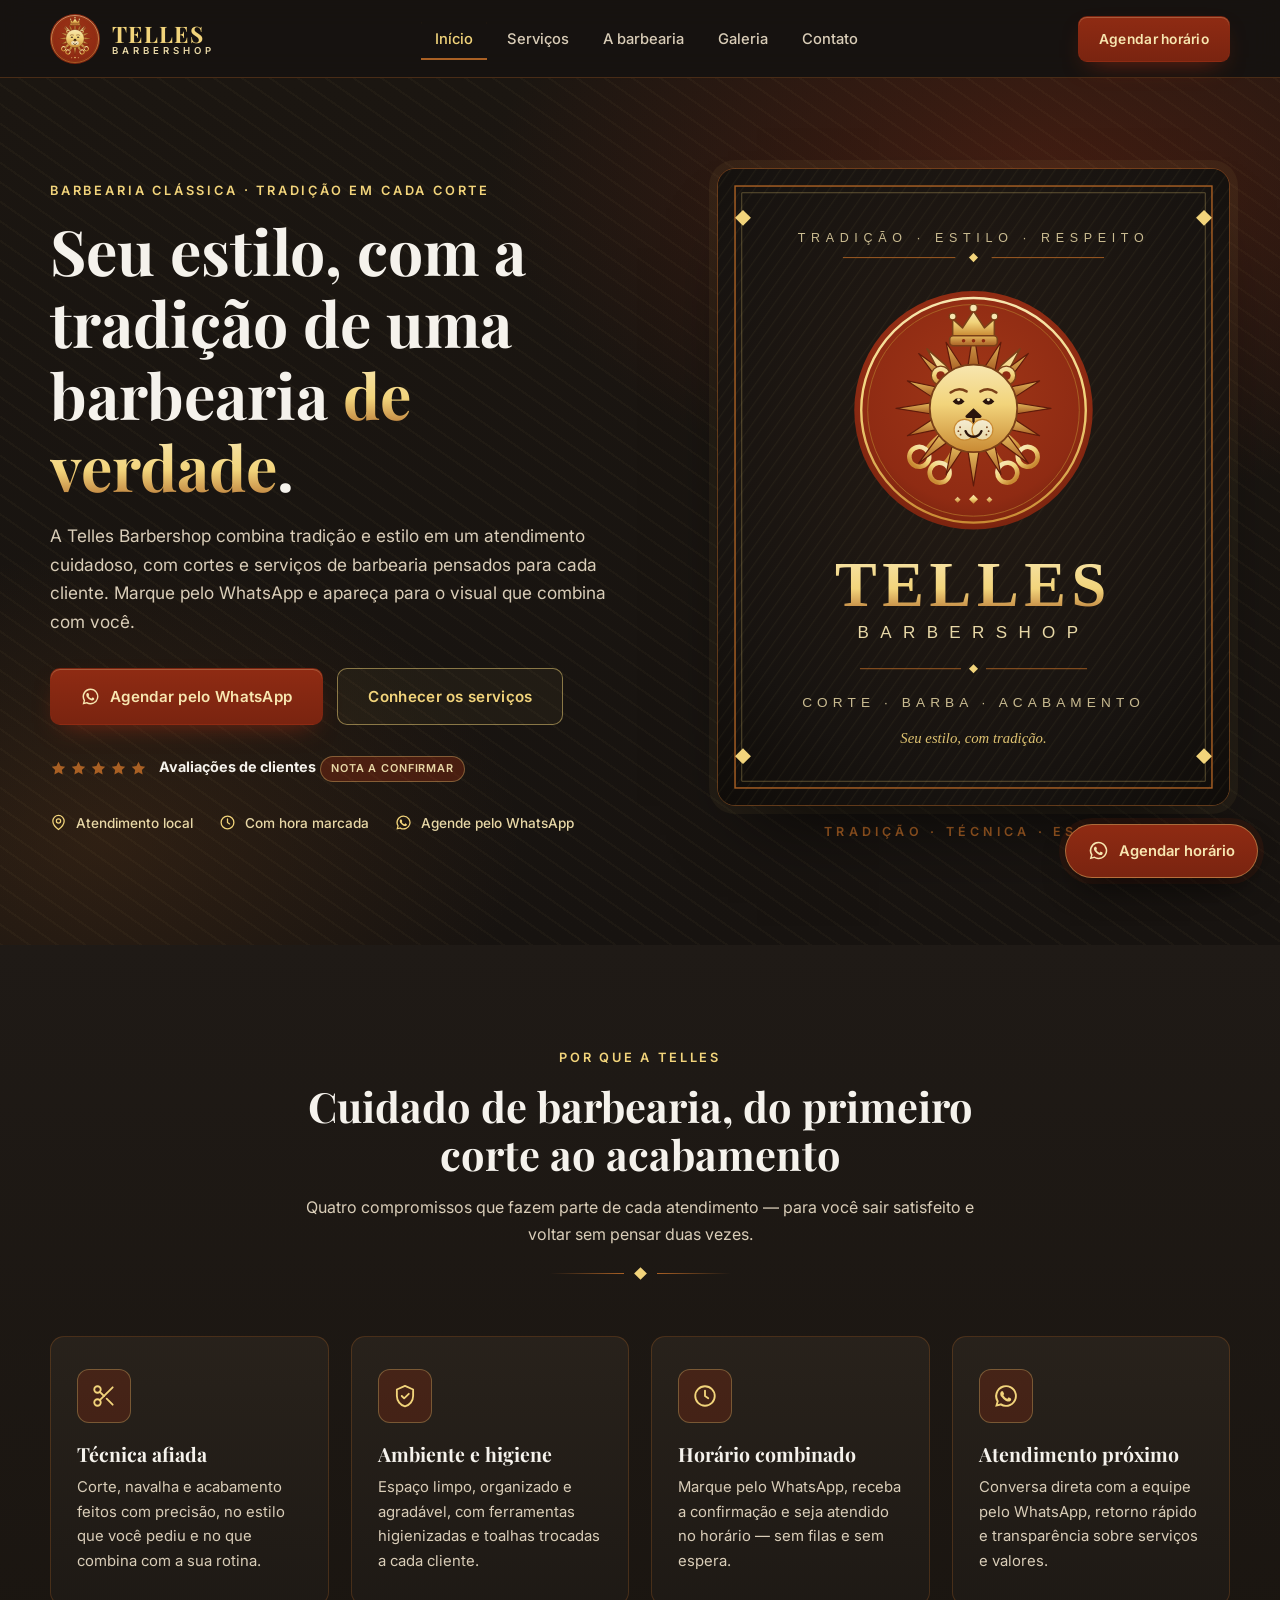
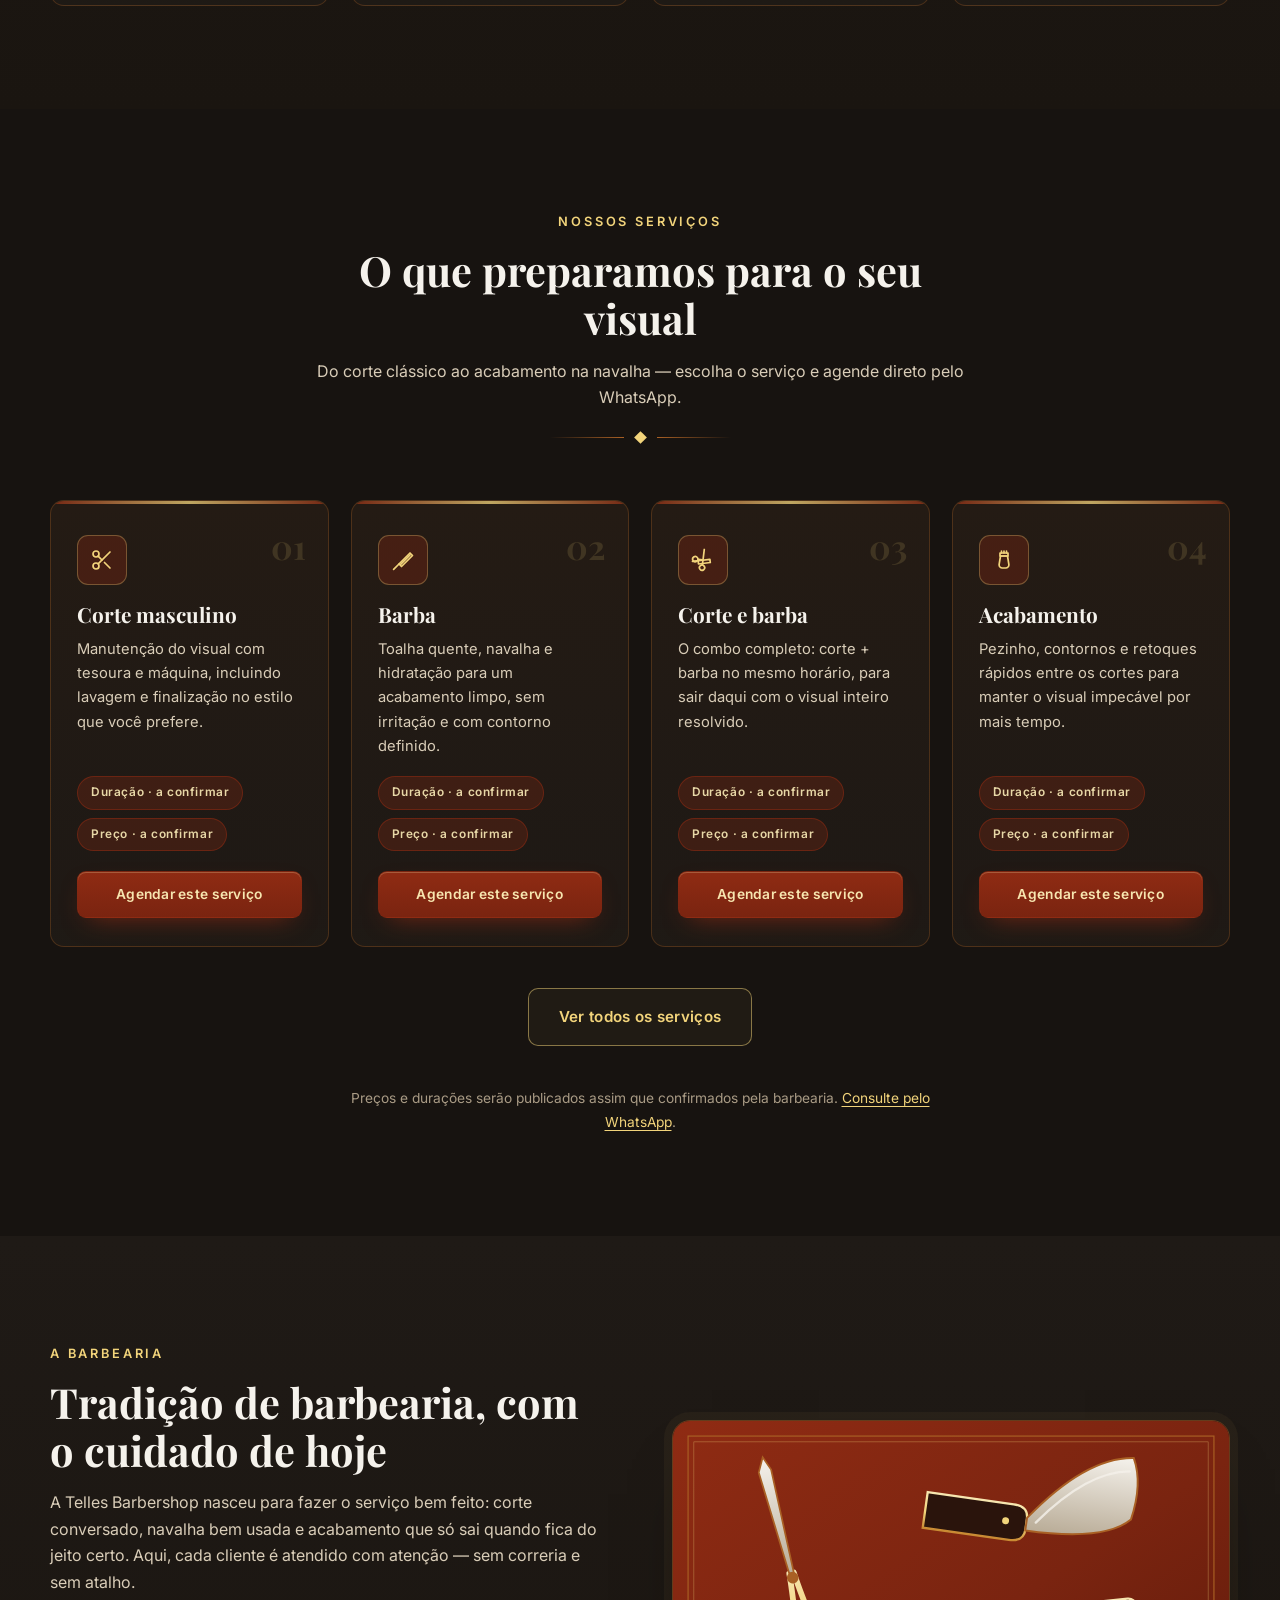
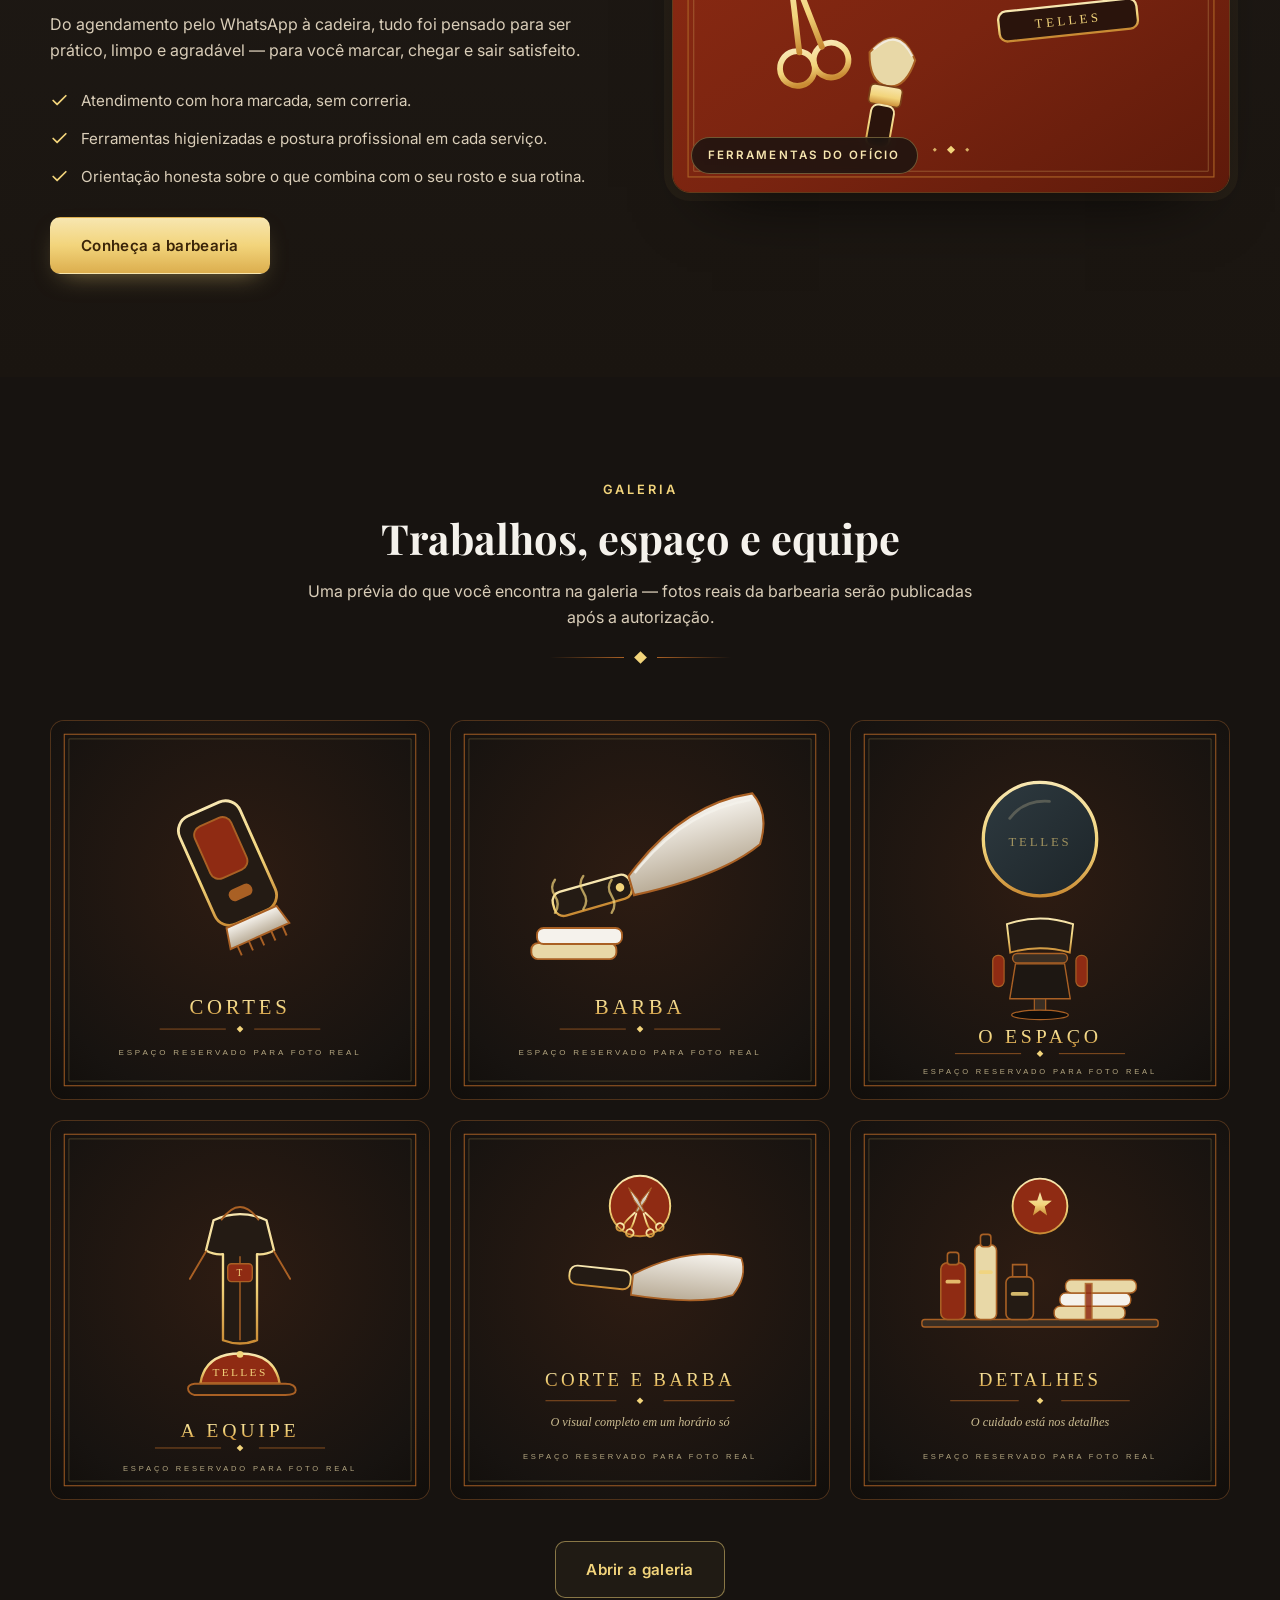
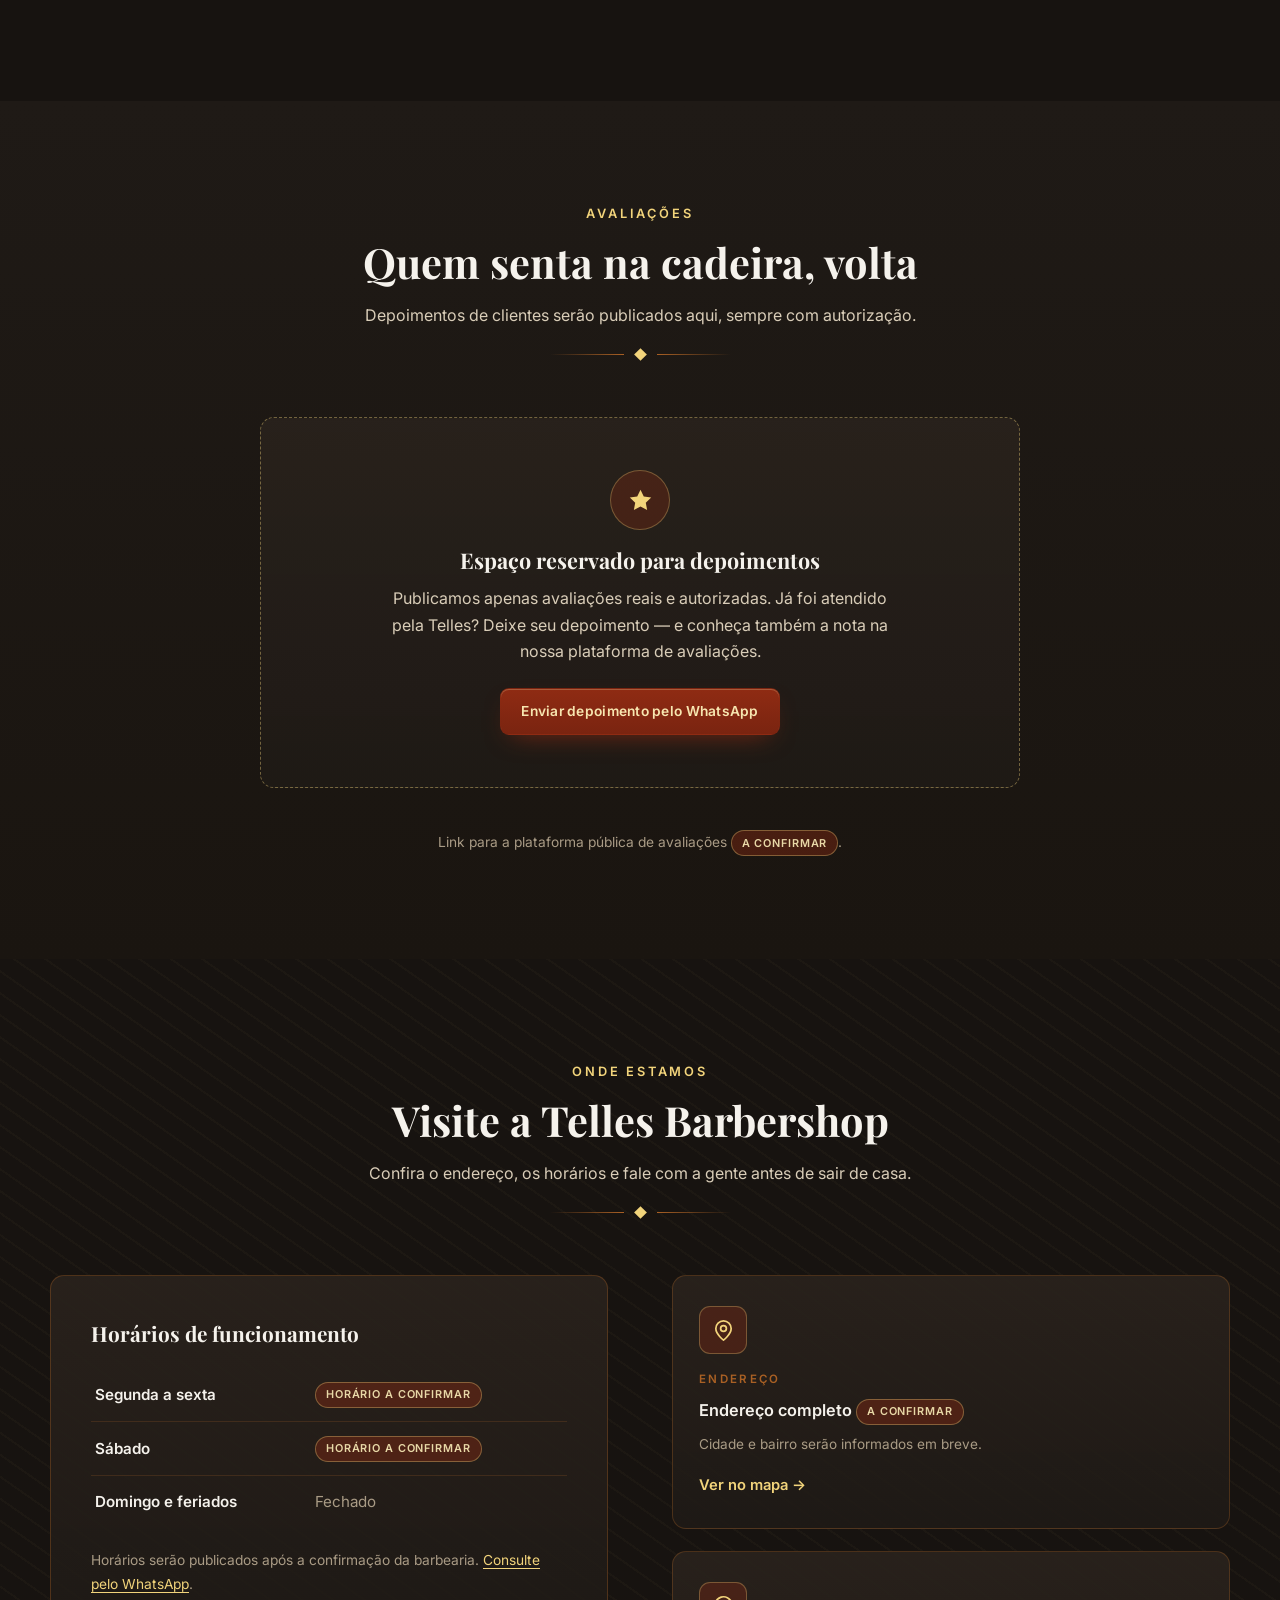
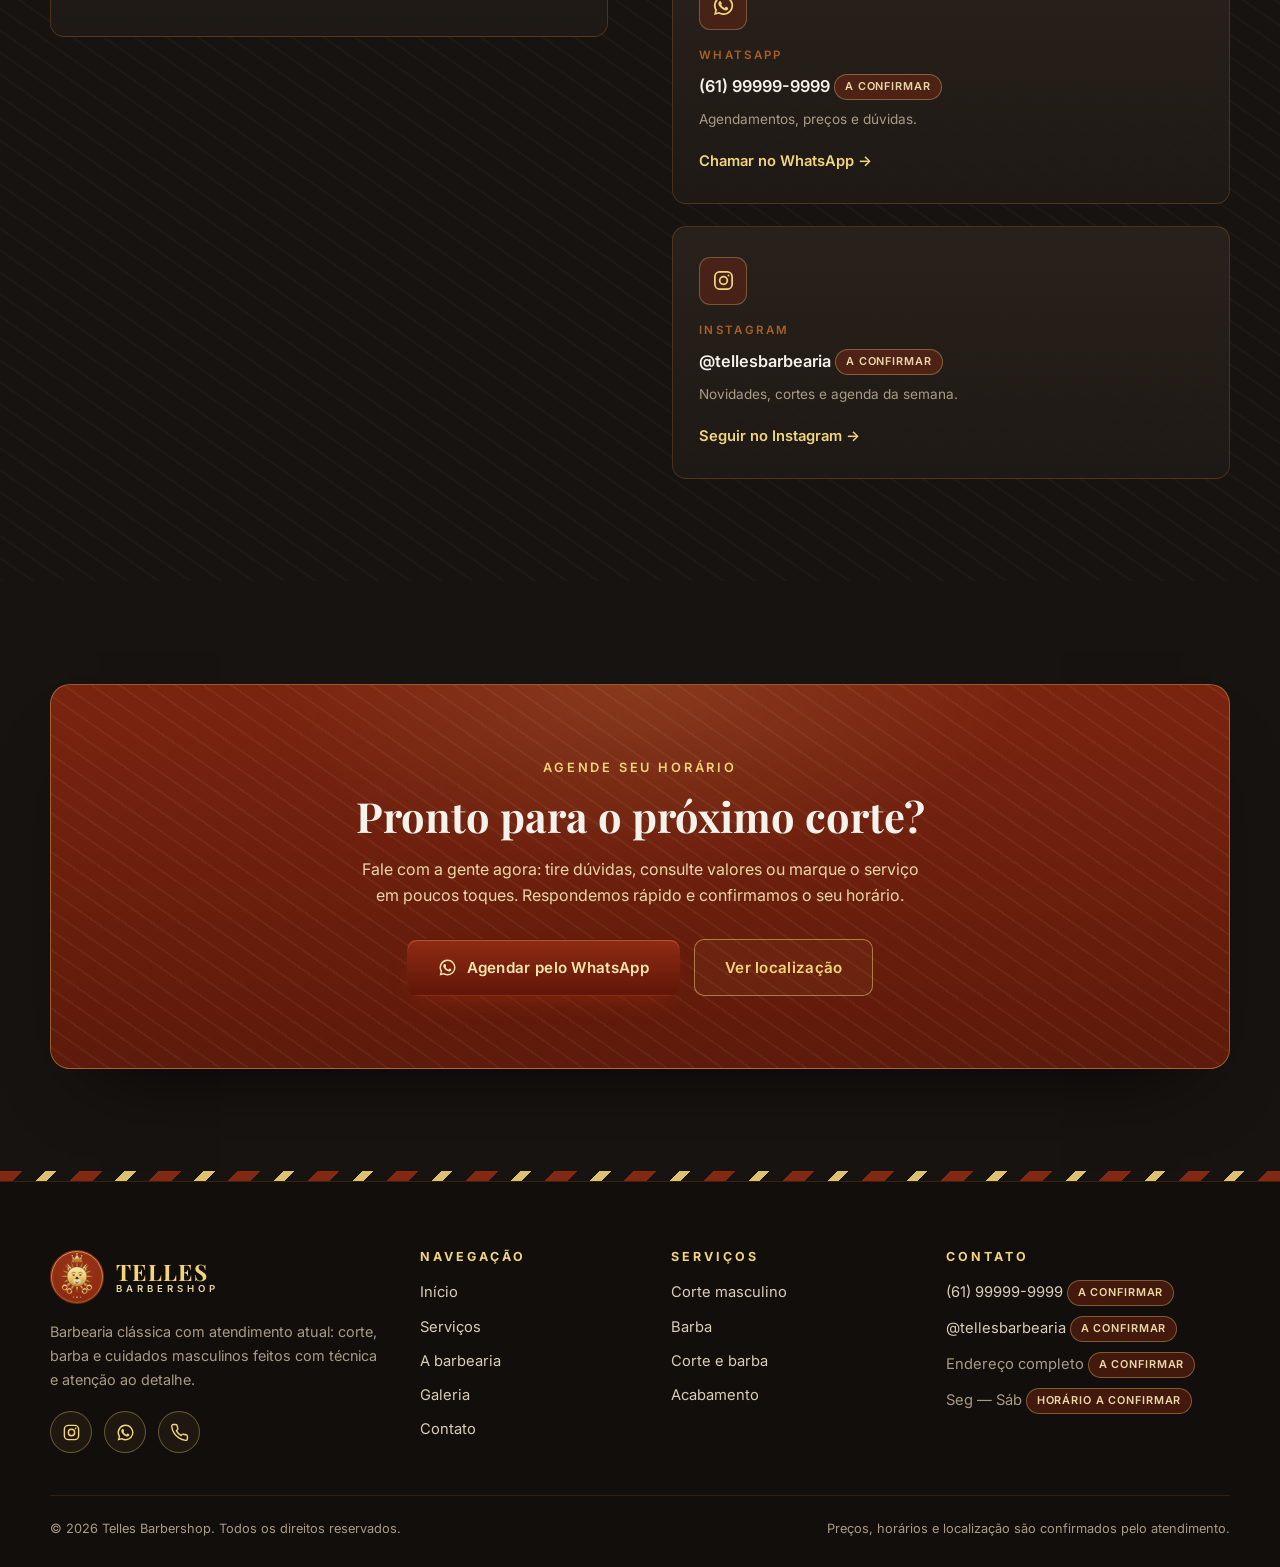
<file: index.html>
<!DOCTYPE html>
<html lang="pt-BR">
<head>
  <meta charset="UTF-8">
  <meta name="viewport" content="width=device-width, initial-scale=1.0">
  <title>Telles Barbershop — Corte, barba e estilo com tradição</title>
  <meta name="description" content="Telles Barbershop: corte masculino, barba, acabamento e cuidados com atendimento clássico e cuidado em cada detalhe. Agende seu horário pelo WhatsApp.">
  <meta name="theme-color" content="#171310">
  <meta property="og:title" content="Telles Barbershop — Seu estilo, com a tradição de uma barbearia de verdade">
  <meta property="og:description" content="Corte, barba e cuidados masculinos com técnica, tradição e atendimento pelo WhatsApp.">
  <meta property="og:type" content="website">
  <meta property="og:locale" content="pt_BR">
  <link rel="icon" type="image/svg+xml" href="img/favicon.svg">
  <link rel="preconnect" href="https://fonts.googleapis.com">
  <link rel="preconnect" href="https://fonts.gstatic.com" crossorigin>
  <link href="https://fonts.googleapis.com/css2?family=Inter:wght@400;500;600;700&family=Playfair+Display:ital,wght@0,600;0,700;0,900;1,600&display=swap" rel="stylesheet">
  <link rel="stylesheet" href="css/style.css">
  <script>document.documentElement.classList.add("js");</script>
</head>
<body>
  <a class="pular-conteudo" href="#conteudo">Pular para o conteúdo</a>

  <header class="site-header">
    <div class="container header-inner">
      <a class="marca" href="index.html">
        <img class="marca__emblema" src="img/emblema.svg" alt="Telles Barbershop — emblema do leão coroado com tesouras cruzadas" width="50" height="50">
        <span class="marca__lockup">
          <span class="marca__nome">TELLES</span>
          <span class="marca__sub">Barbershop</span>
        </span>
      </a>

      <nav class="nav-principal" id="nav-principal" aria-label="Navegação principal">
        <a href="index.html" aria-current="page">Início</a>
        <a href="servicos.html">Serviços</a>
        <a href="sobre.html">A barbearia</a>
        <a href="galeria.html">Galeria</a>
        <a href="contato.html">Contato</a>
      </nav>

      <div class="header-acoes">
        <a class="btn btn--vermelho btn--pequeno btn--cabecalho"
           data-zap="Olá! Vim pelo site da Telles Barbershop e gostaria de agendar um horário."
           href="#">Agendar horário</a>
        <button class="btn-menu" id="btn-menu" aria-expanded="false" aria-controls="nav-principal" aria-label="Abrir menu">
          <span class="barras" aria-hidden="true"><i></i><i></i><i></i></span>
        </button>
      </div>
    </div>
  </header>

  <main id="conteudo">

    <!-- ===== Hero ===== -->
    <section class="hero">
      <div class="container hero__grade">
        <div class="hero__conteudo">
          <span class="acento">Barbearia clássica · Tradição em cada corte</span>
          <h1>Seu estilo, com a tradição de uma barbearia <span class="texto-ouro">de verdade</span>.</h1>
          <p class="hero__sub">
            A Telles Barbershop combina tradição e estilo em um atendimento cuidadoso, com cortes
            e serviços de barbearia pensados para cada cliente. Marque pelo WhatsApp e apareça
            para o visual que combina com você.
          </p>

          <div class="hero__acoes">
            <a class="btn btn--vermelho"
               data-zap="Olá! Vim pelo site da Telles Barbershop e gostaria de agendar um horário."
               href="#">
              <svg viewBox="0 0 24 24" fill="currentColor" aria-hidden="true"><path d="M12 2a10 10 0 0 0-8.6 15.1L2 22l5.1-1.3A10 10 0 1 0 12 2zm0 18.2a8.2 8.2 0 0 1-4.2-1.2l-.3-.2-3 .8.8-3-.2-.3A8.2 8.2 0 1 1 12 20.2zm4.6-6.1c-.3-.1-1.5-.7-1.7-.8-.2-.1-.4-.1-.6.1-.2.3-.6.8-.8 1-.1.2-.3.2-.5.1a6.7 6.7 0 0 1-3.3-2.9c-.2-.4 0-.5.1-.7l.4-.5c.1-.2.1-.3 0-.5l-.8-1.9c-.2-.5-.4-.4-.6-.4h-.5c-.2 0-.5.1-.7.3-.2.3-.9.9-.9 2.2s.9 2.5 1.1 2.7a11 11 0 0 0 4.2 3.7c.6.3 1 .4 1.4.5.6.2 1.1.2 1.5.1.5-.1 1.5-.6 1.7-1.2.2-.6.2-1.1.1-1.2l-.4-.4z"/></svg>
              Agendar pelo WhatsApp
            </a>
            <a class="btn btn--contorno" href="servicos.html">Conhecer os serviços</a>
          </div>

          <div class="avaliacao">
            <span class="avaliacao__estrelas" aria-hidden="true">
              <svg viewBox="0 0 24 24" fill="currentColor"><path d="M12 2.5l2.9 6 6.6.9-4.8 4.6 1.2 6.5-5.9-3.1-5.9 3.1 1.2-6.5L2.5 9.4l6.6-.9z"/></svg>
              <svg viewBox="0 0 24 24" fill="currentColor"><path d="M12 2.5l2.9 6 6.6.9-4.8 4.6 1.2 6.5-5.9-3.1-5.9 3.1 1.2-6.5L2.5 9.4l6.6-.9z"/></svg>
              <svg viewBox="0 0 24 24" fill="currentColor"><path d="M12 2.5l2.9 6 6.6.9-4.8 4.6 1.2 6.5-5.9-3.1-5.9 3.1 1.2-6.5L2.5 9.4l6.6-.9z"/></svg>
              <svg viewBox="0 0 24 24" fill="currentColor"><path d="M12 2.5l2.9 6 6.6.9-4.8 4.6 1.2 6.5-5.9-3.1-5.9 3.1 1.2-6.5L2.5 9.4l6.6-.9z"/></svg>
              <svg viewBox="0 0 24 24" fill="currentColor"><path d="M12 2.5l2.9 6 6.6.9-4.8 4.6 1.2 6.5-5.9-3.1-5.9 3.1 1.2-6.5L2.5 9.4l6.6-.9z"/></svg>
            </span>
            <span><strong>Avaliações de clientes</strong> <span class="a-confirmar">nota a confirmar</span></span>
          </div>

          <ul class="hero__selos">
            <li>
              <svg viewBox="0 0 24 24" fill="none" stroke="currentColor" stroke-width="1.8" stroke-linecap="round" stroke-linejoin="round" aria-hidden="true"><path d="M20 10c0 6-8 12-8 12s-8-6-8-12a8 8 0 0 1 16 0z"/><circle cx="12" cy="10" r="3"/></svg>
              Atendimento local
            </li>
            <li>
              <svg viewBox="0 0 24 24" fill="none" stroke="currentColor" stroke-width="1.8" stroke-linecap="round" stroke-linejoin="round" aria-hidden="true"><circle cx="12" cy="12" r="9"/><path d="M12 7v5l3 2"/></svg>
              Com hora marcada
            </li>
            <li>
              <svg viewBox="0 0 24 24" fill="currentColor" aria-hidden="true"><path d="M12 2a10 10 0 0 0-8.6 15.1L2 22l5.1-1.3A10 10 0 1 0 12 2zm0 18.2a8.2 8.2 0 0 1-4.2-1.2l-.3-.2-3 .8.8-3-.2-.3A8.2 8.2 0 1 1 12 20.2zm4.6-6.1c-.3-.1-1.5-.7-1.7-.8-.2-.1-.4-.1-.6.1-.2.3-.6.8-.8 1-.1.2-.3.2-.5.1a6.7 6.7 0 0 1-3.3-2.9c-.2-.4 0-.5.1-.7l.4-.5c.1-.2.1-.3 0-.5l-.8-1.9c-.2-.5-.4-.4-.6-.4h-.5c-.2 0-.5.1-.7.3-.2.3-.9.9-.9 2.2s.9 2.5 1.1 2.7a11 11 0 0 0 4.2 3.7c.6.3 1 .4 1.4.5.6.2 1.1.2 1.5.1.5-.1 1.5-.6 1.7-1.2.2-.6.2-1.1.1-1.2l-.4-.4z"/></svg>
              Agende pelo WhatsApp
            </li>
          </ul>
        </div>

        <div class="hero__midia">
          <div class="hero__foto-moldura">
            <img src="img/hero-cartaz.svg" alt="Cartaz da Telles Barbershop com emblema do leão coroado, tesouras cruzadas e o nome da marca em dourado" width="900" height="1120">
          </div>
          <p class="hero__legenda">Tradição · Técnica · Estilo</p>
        </div>
      </div>
    </section>

    <!-- ===== Destaques ===== -->
    <section class="secao secao--carvao">
      <div class="container">
        <div class="cabecalho-secao cabecalho-secao--centro revelar">
          <span class="acento acento--centro">Por que a Telles</span>
          <h2>Cuidado de barbearia, do primeiro corte ao acabamento</h2>
          <p>Quatro compromissos que fazem parte de cada atendimento — para você sair satisfeito e voltar sem pensar duas vezes.</p>
          <div class="ornamento" aria-hidden="true"><span></span></div>
        </div>

        <div class="grade-destaques">
          <article class="card-destaque revelar">
            <span class="card-destaque__icone" aria-hidden="true">
              <svg viewBox="0 0 24 24" fill="none" stroke="currentColor" stroke-width="1.7" stroke-linecap="round" stroke-linejoin="round"><circle cx="6" cy="6" r="3"/><circle cx="6" cy="18" r="3"/><path d="M20 4 8.12 15.88"/><path d="M14.47 14.48 20 20"/><path d="M8.12 8.12 12 12"/></svg>
            </span>
            <h3>Técnica afiada</h3>
            <p>Corte, navalha e acabamento feitos com precisão, no estilo que você pediu e no que combina com a sua rotina.</p>
          </article>

          <article class="card-destaque revelar">
            <span class="card-destaque__icone" aria-hidden="true">
              <svg viewBox="0 0 24 24" fill="none" stroke="currentColor" stroke-width="1.7" stroke-linecap="round" stroke-linejoin="round"><path d="M12 2.7 4.5 6v6c0 4.6 3.2 8.4 7.5 9.6 4.3-1.2 7.5-5 7.5-9.6V6z"/><path d="m9 12 2.2 2.2L15.5 10"/></svg>
            </span>
            <h3>Ambiente e higiene</h3>
            <p>Espaço limpo, organizado e agradável, com ferramentas higienizadas e toalhas trocadas a cada cliente.</p>
          </article>

          <article class="card-destaque revelar">
            <span class="card-destaque__icone" aria-hidden="true">
              <svg viewBox="0 0 24 24" fill="none" stroke="currentColor" stroke-width="1.7" stroke-linecap="round" stroke-linejoin="round"><circle cx="12" cy="12" r="9"/><path d="M12 7v5l3 2"/></svg>
            </span>
            <h3>Horário combinado</h3>
            <p>Marque pelo WhatsApp, receba a confirmação e seja atendido no horário — sem filas e sem espera.</p>
          </article>

          <article class="card-destaque revelar">
            <span class="card-destaque__icone" aria-hidden="true">
              <svg viewBox="0 0 24 24" fill="currentColor" aria-hidden="true"><path d="M12 2a10 10 0 0 0-8.6 15.1L2 22l5.1-1.3A10 10 0 1 0 12 2zm0 18.2a8.2 8.2 0 0 1-4.2-1.2l-.3-.2-3 .8.8-3-.2-.3A8.2 8.2 0 1 1 12 20.2zm4.6-6.1c-.3-.1-1.5-.7-1.7-.8-.2-.1-.4-.1-.6.1-.2.3-.6.8-.8 1-.1.2-.3.2-.5.1a6.7 6.7 0 0 1-3.3-2.9c-.2-.4 0-.5.1-.7l.4-.5c.1-.2.1-.3 0-.5l-.8-1.9c-.2-.5-.4-.4-.6-.4h-.5c-.2 0-.5.1-.7.3-.2.3-.9.9-.9 2.2s.9 2.5 1.1 2.7a11 11 0 0 0 4.2 3.7c.6.3 1 .4 1.4.5.6.2 1.1.2 1.5.1.5-.1 1.5-.6 1.7-1.2.2-.6.2-1.1.1-1.2l-.4-.4z"/></svg>
            </span>
            <h3>Atendimento próximo</h3>
            <p>Conversa direta com a equipe pelo WhatsApp, retorno rápido e transparência sobre serviços e valores.</p>
          </article>
        </div>
      </div>
    </section>

    <!-- ===== Serviços em destaque ===== -->
    <section class="secao secao--preto" id="servicos">
      <div class="container">
        <div class="cabecalho-secao cabecalho-secao--centro revelar">
          <span class="acento acento--centro">Nossos serviços</span>
          <h2>O que preparamos para o seu visual</h2>
          <p>Do corte clássico ao acabamento na navalha — escolha o serviço e agende direto pelo WhatsApp.</p>
          <div class="ornamento" aria-hidden="true"><span></span></div>
        </div>

        <div class="grade-servicos">
          <article class="card-servico revelar">
            <span class="card-servico__num" aria-hidden="true">01</span>
            <span class="card-servico__icone" aria-hidden="true">
              <svg viewBox="0 0 24 24" fill="none" stroke="currentColor" stroke-width="1.7" stroke-linecap="round" stroke-linejoin="round"><circle cx="6" cy="6" r="3"/><circle cx="6" cy="18" r="3"/><path d="M20 4 8.12 15.88"/><path d="M14.47 14.48 20 20"/><path d="M8.12 8.12 12 12"/></svg>
            </span>
            <h3>Corte masculino</h3>
            <p>Manutenção do visual com tesoura e máquina, incluindo lavagem e finalização no estilo que você prefere.</p>
            <div class="card-servico__meta">
              <span class="chip chip--pendente">Duração · a confirmar</span>
              <span class="chip chip--pendente">Preço · a confirmar</span>
            </div>
            <div class="card-servico__acoes">
              <a class="btn btn--vermelho btn--pequeno btn--bloco"
                 data-zap="Olá! Vim pelo site da Telles Barbershop e gostaria de agendar um Corte masculino. Quais horários estão disponíveis?"
                 href="#">Agendar este serviço</a>
            </div>
          </article>

          <article class="card-servico revelar">
            <span class="card-servico__num" aria-hidden="true">02</span>
            <span class="card-servico__icone" aria-hidden="true">
              <svg viewBox="0 0 24 24" fill="none" stroke="currentColor" stroke-width="1.7" stroke-linecap="round" stroke-linejoin="round"><path d="M2.6 21.4 8 16"/><path d="M8 16 19 5l2.5 2.5L10.5 18.5z"/><path d="m9.7 16.3 9.4-9.4"/></svg>
            </span>
            <h3>Barba</h3>
            <p>Toalha quente, navalha e hidratação para um acabamento limpo, sem irritação e com contorno definido.</p>
            <div class="card-servico__meta">
              <span class="chip chip--pendente">Duração · a confirmar</span>
              <span class="chip chip--pendente">Preço · a confirmar</span>
            </div>
            <div class="card-servico__acoes">
              <a class="btn btn--vermelho btn--pequeno btn--bloco"
                 data-zap="Olá! Vim pelo site da Telles Barbershop e gostaria de agendar uma Barba. Quais horários estão disponíveis?"
                 href="#">Agendar este serviço</a>
            </div>
          </article>

          <article class="card-servico revelar">
            <span class="card-servico__num" aria-hidden="true">03</span>
            <span class="card-servico__icone" aria-hidden="true">
              <svg viewBox="0 0 24 24" fill="none" stroke="currentColor" stroke-width="1.7" stroke-linecap="round" stroke-linejoin="round"><g transform="rotate(-38 12 12)"><circle cx="6.5" cy="6.5" r="2.6"/><circle cx="6.5" cy="17.5" r="2.6"/><path d="M19.5 4.5 8.6 15.4"/><path d="m8.9 8.7 2.7 2.7"/></g><g transform="rotate(38 12 12)"><path d="M4.5 19.5 9 15"/><path d="M8.6 15.6 17 7.2l2.3 2.3-8.4 8.4z"/></g></svg>
            </span>
            <h3>Corte e barba</h3>
            <p>O combo completo: corte + barba no mesmo horário, para sair daqui com o visual inteiro resolvido.</p>
            <div class="card-servico__meta">
              <span class="chip chip--pendente">Duração · a confirmar</span>
              <span class="chip chip--pendente">Preço · a confirmar</span>
            </div>
            <div class="card-servico__acoes">
              <a class="btn btn--vermelho btn--pequeno btn--bloco"
                 data-zap="Olá! Vim pelo site da Telles Barbershop e gostaria de agendar Corte e barba. Quais horários estão disponíveis?"
                 href="#">Agendar este serviço</a>
            </div>
          </article>

          <article class="card-servico revelar">
            <span class="card-servico__num" aria-hidden="true">04</span>
            <span class="card-servico__icone" aria-hidden="true">
              <svg viewBox="0 0 24 24" fill="none" stroke="currentColor" stroke-width="1.7" stroke-linecap="round" stroke-linejoin="round"><path d="M8 5h8v3H8z"/><path d="M9.5 5V3M12 5V3M14.5 5V3"/><path d="M8.5 8h7l1.4 8.6A3.2 3.2 0 0 1 13.7 20h-3.4a3.2 3.2 0 0 1-3.2-3.4z"/></svg>
            </span>
            <h3>Acabamento</h3>
            <p>Pezinho, contornos e retoques rápidos entre os cortes para manter o visual impecável por mais tempo.</p>
            <div class="card-servico__meta">
              <span class="chip chip--pendente">Duração · a confirmar</span>
              <span class="chip chip--pendente">Preço · a confirmar</span>
            </div>
            <div class="card-servico__acoes">
              <a class="btn btn--vermelho btn--pequeno btn--bloco"
                 data-zap="Olá! Vim pelo site da Telles Barbershop e gostaria de agendar um Acabamento. Quais horários estão disponíveis?"
                 href="#">Agendar este serviço</a>
            </div>
          </article>
        </div>

        <p style="text-align:center; margin-top:2.6rem;" class="revelar">
          <a class="btn btn--contorno" href="servicos.html">Ver todos os serviços</a>
        </p>

        <div class="nota-legal nota-legal--centro revelar">
          Preços e durações serão publicados assim que confirmados pela barbearia.
          <a data-zap="Olá! Vim pelo site da Telles Barbershop e gostaria de consultar preços dos serviços." href="#">Consulte pelo WhatsApp</a>.
        </div>
      </div>
    </section>

    <!-- ===== Apresentação breve ===== -->
    <section class="secao secao--carvao">
      <div class="container grade-meio">
        <div class="conteudo-meio revelar">
          <span class="acento">A barbearia</span>
          <h2>Tradição de barbearia, com o cuidado de hoje</h2>
          <p>
            A Telles Barbershop nasceu para fazer o serviço bem feito: corte conversado, navalha
            bem usada e acabamento que só sai quando fica do jeito certo. Aqui, cada cliente é
            atendido com atenção — sem correria e sem atalho.
          </p>
          <p>
            Do agendamento pelo WhatsApp à cadeira, tudo foi pensado para ser prático, limpo e
            agradável — para você marcar, chegar e sair satisfeito.
          </p>

          <ul class="lista-marcada">
            <li>
              <svg viewBox="0 0 24 24" fill="none" stroke="currentColor" stroke-width="2.2" stroke-linecap="round" stroke-linejoin="round" aria-hidden="true"><path d="M20 6 9 17l-5-5"/></svg>
              Atendimento com hora marcada, sem correria.
            </li>
            <li>
              <svg viewBox="0 0 24 24" fill="none" stroke="currentColor" stroke-width="2.2" stroke-linecap="round" stroke-linejoin="round" aria-hidden="true"><path d="M20 6 9 17l-5-5"/></svg>
              Ferramentas higienizadas e postura profissional em cada serviço.
            </li>
            <li>
              <svg viewBox="0 0 24 24" fill="none" stroke="currentColor" stroke-width="2.2" stroke-linecap="round" stroke-linejoin="round" aria-hidden="true"><path d="M20 6 9 17l-5-5"/></svg>
              Orientação honesta sobre o que combina com o seu rosto e sua rotina.
            </li>
          </ul>

          <p style="margin-top:28px;">
            <a class="btn btn--ouro" href="sobre.html">Conheça a barbearia</a>
          </p>
        </div>

        <div class="moldura-ouro revelar">
          <img src="img/ferramentas.svg" alt="Ilustração das ferramentas do barbeiro: tesoura, navalha, pente e pincel de barba" width="960" height="640" loading="lazy">
          <span class="moldura-ouro__etiqueta">Ferramentas do ofício</span>
        </div>
      </div>
    </section>

    <!-- ===== Galeria (prévia) ===== -->
    <section class="secao secao--preto">
      <div class="container">
        <div class="cabecalho-secao cabecalho-secao--centro revelar">
          <span class="acento acento--centro">Galeria</span>
          <h2>Trabalhos, espaço e equipe</h2>
          <p>Uma prévia do que você encontra na galeria — fotos reais da barbearia serão publicadas após a autorização.</p>
          <div class="ornamento" aria-hidden="true"><span></span></div>
        </div>

        <div class="grade-galeria">
          <a class="galeria-item revelar" href="galeria.html" data-legenda="Cortes — galeria completa na página Galeria">
            <img src="img/galeria-corte.svg" alt="Arte de apoio representando cortes de cabelo na galeria da Telles Barbershop" width="800" height="800" loading="lazy">
          </a>
          <a class="galeria-item revelar" href="galeria.html" data-legenda="Barba — galeria completa na página Galeria">
            <img src="img/galeria-barba.svg" alt="Arte de apoio representando o serviço de barba na galeria da Telles Barbershop" width="800" height="800" loading="lazy">
          </a>
          <a class="galeria-item revelar" href="galeria.html" data-legenda="O espaço — galeria completa na página Galeria">
            <img src="img/galeria-espaco.svg" alt="Arte de apoio representando o ambiente da barbearia" width="800" height="800" loading="lazy">
          </a>
          <a class="galeria-item revelar" href="galeria.html" data-legenda="A equipe — galeria completa na página Galeria">
            <img src="img/galeria-equipe.svg" alt="Arte de apoio representando a equipe da barbearia" width="800" height="800" loading="lazy">
          </a>
          <a class="galeria-item revelar" href="galeria.html" data-legenda="Corte e barba — galeria completa na página Galeria">
            <img src="img/galeria-combo.svg" alt="Arte de apoio representando o combo corte e barba" width="800" height="800" loading="lazy">
          </a>
          <a class="galeria-item revelar" href="galeria.html" data-legenda="Detalhes — galeria completa na página Galeria">
            <img src="img/galeria-detalhes.svg" alt="Arte de apoio representando detalhes e produtos da barbearia" width="800" height="800" loading="lazy">
          </a>
        </div>

        <p style="text-align:center; margin-top:2.6rem;" class="revelar">
          <a class="btn btn--contorno" href="galeria.html">Abrir a galeria</a>
        </p>
      </div>
    </section>

    <!-- ===== Avaliações ===== -->
    <section class="secao secao--carvao">
      <div class="container">
        <div class="cabecalho-secao cabecalho-secao--centro revelar">
          <span class="acento acento--centro">Avaliações</span>
          <h2>Quem senta na cadeira, volta</h2>
          <p>Depoimentos de clientes serão publicados aqui, sempre com autorização.</p>
          <div class="ornamento" aria-hidden="true"><span></span></div>
        </div>

        <div class="painel-reserva revelar">
          <span class="painel-reserva__icone" aria-hidden="true">
            <svg viewBox="0 0 24 24" fill="currentColor"><path d="M12 2.5l2.9 6 6.6.9-4.8 4.6 1.2 6.5-5.9-3.1-5.9 3.1 1.2-6.5L2.5 9.4l6.6-.9z"/></svg>
          </span>
          <h3>Espaço reservado para depoimentos</h3>
          <p>
            Publicamos apenas avaliações reais e autorizadas. Já foi atendido pela Telles?
            Deixe seu depoimento — e conheça também a nota na nossa plataforma de avaliações.
          </p>
          <a class="btn btn--vermelho btn--pequeno"
             data-zap="Olá! Vim pelo site da Telles Barbershop e quero deixar um depoimento sobre o atendimento."
             href="#">Enviar depoimento pelo WhatsApp</a>
        </div>

        <div class="nota-legal nota-legal--centro revelar">
          Link para a plataforma pública de avaliações <span class="a-confirmar">a confirmar</span>.
        </div>
      </div>
    </section>

    <!-- ===== Localização e horários ===== -->
    <section class="secao secao--preto secao--listrado" id="localizacao">
      <div class="container">
        <div class="cabecalho-secao cabecalho-secao--centro revelar">
          <span class="acento acento--centro">Onde estamos</span>
          <h2>Visite a Telles Barbershop</h2>
          <p>Confira o endereço, os horários e fale com a gente antes de sair de casa.</p>
          <div class="ornamento" aria-hidden="true"><span></span></div>
        </div>

        <div class="grade-meio" style="align-items:start;">
          <div class="painel-horarios revelar">
            <table class="tabela-horarios">
              <caption>Horários de funcionamento</caption>
              <tbody>
                <tr><th scope="row">Segunda a sexta</th><td><span class="a-confirmar">horário a confirmar</span></td></tr>
                <tr><th scope="row">Sábado</th><td><span class="a-confirmar">horário a confirmar</span></td></tr>
                <tr><th scope="row">Domingo e feriados</th><td class="fechado">Fechado</td></tr>
              </tbody>
            </table>
            <p class="nota-legal" style="margin-top:22px;">
              Horários serão publicados após a confirmação da barbearia.
              <a data-zap="Olá! Vim pelo site da Telles Barbershop e gostaria de confirmar os horários de funcionamento." href="#">Consulte pelo WhatsApp</a>.
            </p>
          </div>

          <div class="grade-contato" style="grid-template-columns:1fr;">
            <article class="card-contato revelar">
              <span class="card-contato__icone" aria-hidden="true">
                <svg viewBox="0 0 24 24" fill="none" stroke="currentColor" stroke-width="1.8" stroke-linecap="round" stroke-linejoin="round"><path d="M20 10c0 6-8 12-8 12s-8-6-8-12a8 8 0 0 1 16 0z"/><circle cx="12" cy="10" r="3"/></svg>
              </span>
              <span class="card-contato__rotulo">Endereço</span>
              <span class="card-contato__valor">Endereço completo <span class="a-confirmar">a confirmar</span></span>
              <span class="card-contato__nota">Cidade e bairro serão informados em breve.</span>
              <a class="card-contato__link" href="contato.html#mapa">Ver no mapa →</a>
            </article>

            <article class="card-contato revelar">
              <span class="card-contato__icone" aria-hidden="true">
                <svg viewBox="0 0 24 24" fill="currentColor" aria-hidden="true"><path d="M12 2a10 10 0 0 0-8.6 15.1L2 22l5.1-1.3A10 10 0 1 0 12 2zm0 18.2a8.2 8.2 0 0 1-4.2-1.2l-.3-.2-3 .8.8-3-.2-.3A8.2 8.2 0 1 1 12 20.2zm4.6-6.1c-.3-.1-1.5-.7-1.7-.8-.2-.1-.4-.1-.6.1-.2.3-.6.8-.8 1-.1.2-.3.2-.5.1a6.7 6.7 0 0 1-3.3-2.9c-.2-.4 0-.5.1-.7l.4-.5c.1-.2.1-.3 0-.5l-.8-1.9c-.2-.5-.4-.4-.6-.4h-.5c-.2 0-.5.1-.7.3-.2.3-.9.9-.9 2.2s.9 2.5 1.1 2.7a11 11 0 0 0 4.2 3.7c.6.3 1 .4 1.4.5.6.2 1.1.2 1.5.1.5-.1 1.5-.6 1.7-1.2.2-.6.2-1.1.1-1.2l-.4-.4z"/></svg>
              </span>
              <span class="card-contato__rotulo">WhatsApp</span>
              <span class="card-contato__valor">(61) 99999-9999 <span class="a-confirmar">a confirmar</span></span>
              <span class="card-contato__nota">Agendamentos, preços e dúvidas.</span>
              <a class="card-contato__link"
                 data-zap="Olá! Vim pelo site da Telles Barbershop e gostaria de mais informações." href="#">Chamar no WhatsApp →</a>
            </article>

            <article class="card-contato revelar">
              <span class="card-contato__icone" aria-hidden="true">
                <svg viewBox="0 0 24 24" fill="none" stroke="currentColor" stroke-width="1.8" stroke-linecap="round" stroke-linejoin="round"><rect x="3" y="3" width="18" height="18" rx="5"/><circle cx="12" cy="12" r="4"/><circle cx="17.2" cy="6.8" r="1" fill="currentColor" stroke="none"/></svg>
              </span>
              <span class="card-contato__rotulo">Instagram</span>
              <span class="card-contato__valor">@tellesbarbearia <span class="a-confirmar">a confirmar</span></span>
              <span class="card-contato__nota">Novidades, cortes e agenda da semana.</span>
              <a class="card-contato__link" href="https://instagram.com/tellesbarbearia" target="_blank" rel="noopener">Seguir no Instagram →</a>
            </article>
          </div>
        </div>
      </div>
    </section>

    <!-- ===== Chamada final ===== -->
    <section class="secao secao--preto">
      <div class="container">
        <div class="painel-cta revelar">
          <span class="acento acento--centro">Agende seu horário</span>
          <h2>Pronto para o próximo corte?</h2>
          <p>
            Fale com a gente agora: tire dúvidas, consulte valores ou marque o serviço em poucos toques.
            Respondemos rápido e confirmamos o seu horário.
          </p>
          <div class="painel-cta__acoes">
            <a class="btn btn--vermelho"
               data-zap="Olá! Vim pelo site da Telles Barbershop e gostaria de agendar um horário."
               href="#">
              <svg viewBox="0 0 24 24" fill="currentColor" aria-hidden="true"><path d="M12 2a10 10 0 0 0-8.6 15.1L2 22l5.1-1.3A10 10 0 1 0 12 2zm0 18.2a8.2 8.2 0 0 1-4.2-1.2l-.3-.2-3 .8.8-3-.2-.3A8.2 8.2 0 1 1 12 20.2zm4.6-6.1c-.3-.1-1.5-.7-1.7-.8-.2-.1-.4-.1-.6.1-.2.3-.6.8-.8 1-.1.2-.3.2-.5.1a6.7 6.7 0 0 1-3.3-2.9c-.2-.4 0-.5.1-.7l.4-.5c.1-.2.1-.3 0-.5l-.8-1.9c-.2-.5-.4-.4-.6-.4h-.5c-.2 0-.5.1-.7.3-.2.3-.9.9-.9 2.2s.9 2.5 1.1 2.7a11 11 0 0 0 4.2 3.7c.6.3 1 .4 1.4.5.6.2 1.1.2 1.5.1.5-.1 1.5-.6 1.7-1.2.2-.6.2-1.1.1-1.2l-.4-.4z"/></svg>
              Agendar pelo WhatsApp
            </a>
            <a class="btn btn--contorno" href="contato.html">Ver localização</a>
          </div>
        </div>
      </div>
    </section>
  </main>

  <div class="divisor-poste" aria-hidden="true"></div>

  <footer class="site-footer">
    <div class="container">
      <div class="footer-grade">
        <div>
          <div class="footer-marca">
            <img src="img/emblema.svg" alt="Telles Barbershop" width="54" height="54">
            <span class="marca__lockup">
              <span class="marca__nome">TELLES</span>
              <span class="marca__sub">Barbershop</span>
            </span>
          </div>
          <p>Barbearia clássica com atendimento atual: corte, barba e cuidados masculinos feitos com técnica e atenção ao detalhe.</p>
          <div class="redes">
            <a href="https://instagram.com/tellesbarbearia" target="_blank" rel="noopener" aria-label="Instagram da Telles Barbershop">
              <svg viewBox="0 0 24 24" fill="none" stroke="currentColor" stroke-width="1.8" aria-hidden="true"><rect x="3" y="3" width="18" height="18" rx="5"/><circle cx="12" cy="12" r="4"/><circle cx="17.2" cy="6.8" r="1" fill="currentColor" stroke="none"/></svg>
            </a>
            <a data-zap="Olá! Vim pelo site da Telles Barbershop." href="#" aria-label="Falar no WhatsApp com a Telles Barbershop">
              <svg viewBox="0 0 24 24" fill="currentColor" aria-hidden="true"><path d="M12 2a10 10 0 0 0-8.6 15.1L2 22l5.1-1.3A10 10 0 1 0 12 2zm0 18.2a8.2 8.2 0 0 1-4.2-1.2l-.3-.2-3 .8.8-3-.2-.3A8.2 8.2 0 1 1 12 20.2zm4.6-6.1c-.3-.1-1.5-.7-1.7-.8-.2-.1-.4-.1-.6.1-.2.3-.6.8-.8 1-.1.2-.3.2-.5.1a6.7 6.7 0 0 1-3.3-2.9c-.2-.4 0-.5.1-.7l.4-.5c.1-.2.1-.3 0-.5l-.8-1.9c-.2-.5-.4-.4-.6-.4h-.5c-.2 0-.5.1-.7.3-.2.3-.9.9-.9 2.2s.9 2.5 1.1 2.7a11 11 0 0 0 4.2 3.7c.6.3 1 .4 1.4.5.6.2 1.1.2 1.5.1.5-.1 1.5-.6 1.7-1.2.2-.6.2-1.1.1-1.2l-.4-.4z"/></svg>
            </a>
            <a href="tel:+556199999999" aria-label="Ligar para a Telles Barbershop">
              <svg viewBox="0 0 24 24" fill="none" stroke="currentColor" stroke-width="1.8" stroke-linecap="round" stroke-linejoin="round" aria-hidden="true"><path d="M22 16.9v3a2 2 0 0 1-2.2 2 19.8 19.8 0 0 1-8.6-3 19.5 19.5 0 0 1-6-6 19.8 19.8 0 0 1-3-8.7A2 2 0 0 1 4.1 2h3a2 2 0 0 1 2 1.7c.1 1 .4 1.9.7 2.8a2 2 0 0 1-.5 2.1L8.1 9.9a16 16 0 0 0 6 6l1.3-1.3a2 2 0 0 1 2.1-.4c.9.3 1.8.6 2.8.7a2 2 0 0 1 1.7 2z"/></svg>
            </a>
          </div>
        </div>

        <div>
          <h2>Navegação</h2>
          <ul>
            <li><a href="index.html">Início</a></li>
            <li><a href="servicos.html">Serviços</a></li>
            <li><a href="sobre.html">A barbearia</a></li>
            <li><a href="galeria.html">Galeria</a></li>
            <li><a href="contato.html">Contato</a></li>
          </ul>
        </div>

        <div>
          <h2>Serviços</h2>
          <ul>
            <li><a href="servicos.html#corte">Corte masculino</a></li>
            <li><a href="servicos.html#barba">Barba</a></li>
            <li><a href="servicos.html#corte-barba">Corte e barba</a></li>
            <li><a href="servicos.html#acabamento">Acabamento</a></li>
          </ul>
        </div>

        <div>
          <h2>Contato</h2>
          <ul>
            <li><a href="tel:+556199999999">(61) 99999-9999</a> <span class="a-confirmar">a confirmar</span></li>
            <li><a href="https://instagram.com/tellesbarbearia" target="_blank" rel="noopener">@tellesbarbearia</a> <span class="a-confirmar">a confirmar</span></li>
            <li>Endereço completo <span class="a-confirmar">a confirmar</span></li>
            <li>Seg — Sáb <span class="a-confirmar">horário a confirmar</span></li>
          </ul>
        </div>
      </div>

      <div class="footer-obs">
        <span>© <span id="ano">2026</span> Telles Barbershop. Todos os direitos reservados.</span>
        <span>Preços, horários e localização são confirmados pelo atendimento.</span>
      </div>
    </div>
  </footer>

  <a class="zap-flutuante" data-zap="Olá! Vim pelo site da Telles Barbershop e gostaria de agendar um horário."
     href="#" aria-label="Agendar horário pelo WhatsApp da Telles Barbershop">
    <svg viewBox="0 0 24 24" fill="currentColor" aria-hidden="true"><path d="M12 2a10 10 0 0 0-8.6 15.1L2 22l5.1-1.3A10 10 0 1 0 12 2zm0 18.2a8.2 8.2 0 0 1-4.2-1.2l-.3-.2-3 .8.8-3-.2-.3A8.2 8.2 0 1 1 12 20.2zm4.6-6.1c-.3-.1-1.5-.7-1.7-.8-.2-.1-.4-.1-.6.1-.2.3-.6.8-.8 1-.1.2-.3.2-.5.1a6.7 6.7 0 0 1-3.3-2.9c-.2-.4 0-.5.1-.7l.4-.5c.1-.2.1-.3 0-.5l-.8-1.9c-.2-.5-.4-.4-.6-.4h-.5c-.2 0-.5.1-.7.3-.2.3-.9.9-.9 2.2s.9 2.5 1.1 2.7a11 11 0 0 0 4.2 3.7c.6.3 1 .4 1.4.5.6.2 1.1.2 1.5.1.5-.1 1.5-.6 1.7-1.2.2-.6.2-1.1.1-1.2l-.4-.4z"/></svg>
    <span>Agendar horário</span>
  </a>

  <script src="js/main.js"></script>
</body>
</html>
</file>
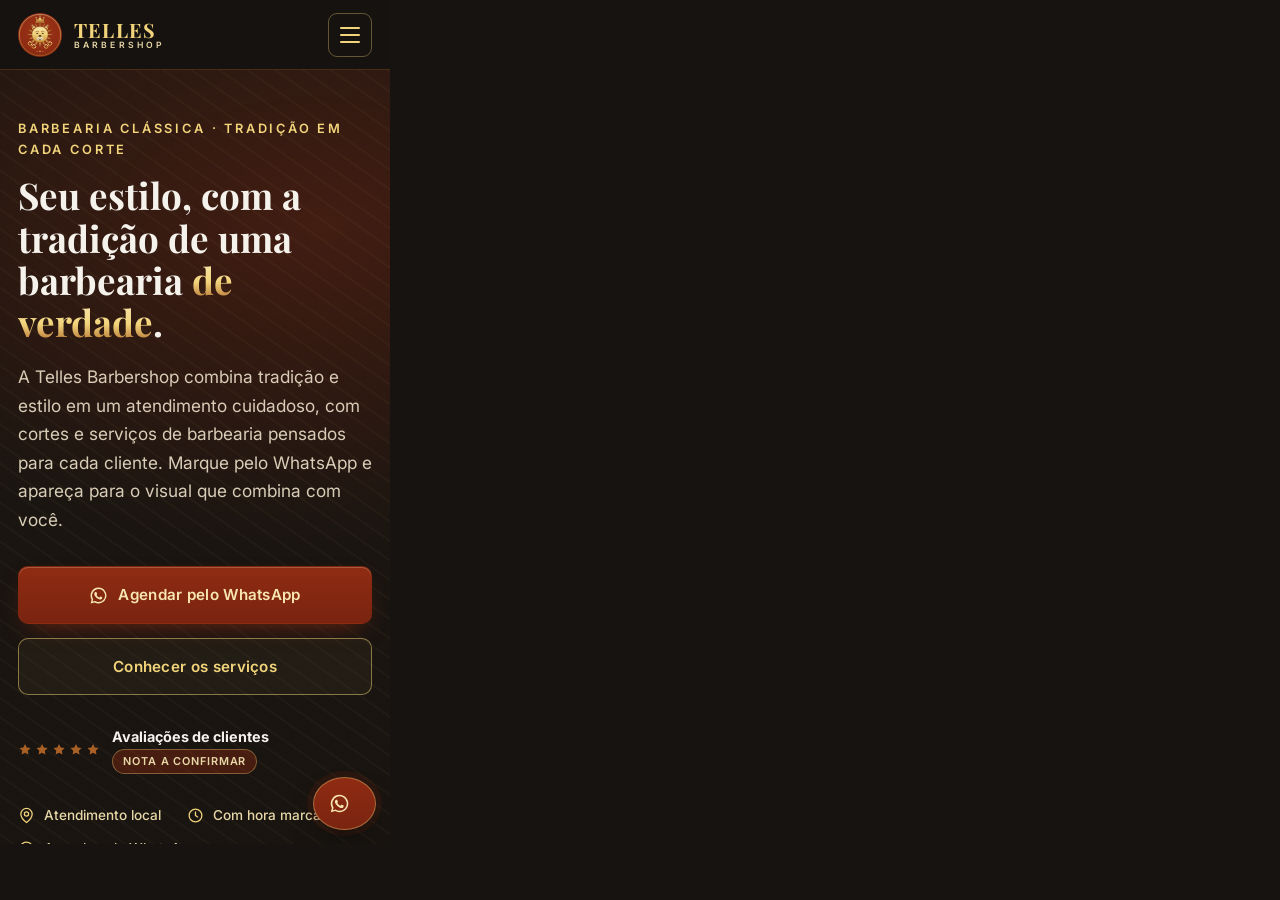
<file: _mobile-shot.html>
<!DOCTYPE html>
<html>
<head><meta charset="utf-8"><style>html,body{margin:0;padding:0;background:#171310;overflow:hidden}iframe{width:390px;height:844px;border:0;display:block}</style></head>
<body>
<iframe id="f"></iframe>
<script>
const alvo = new URLSearchParams(location.search).get('p') || 'index.html';
document.getElementById('f').src = alvo;
</script>
</body>
</html>
</file>
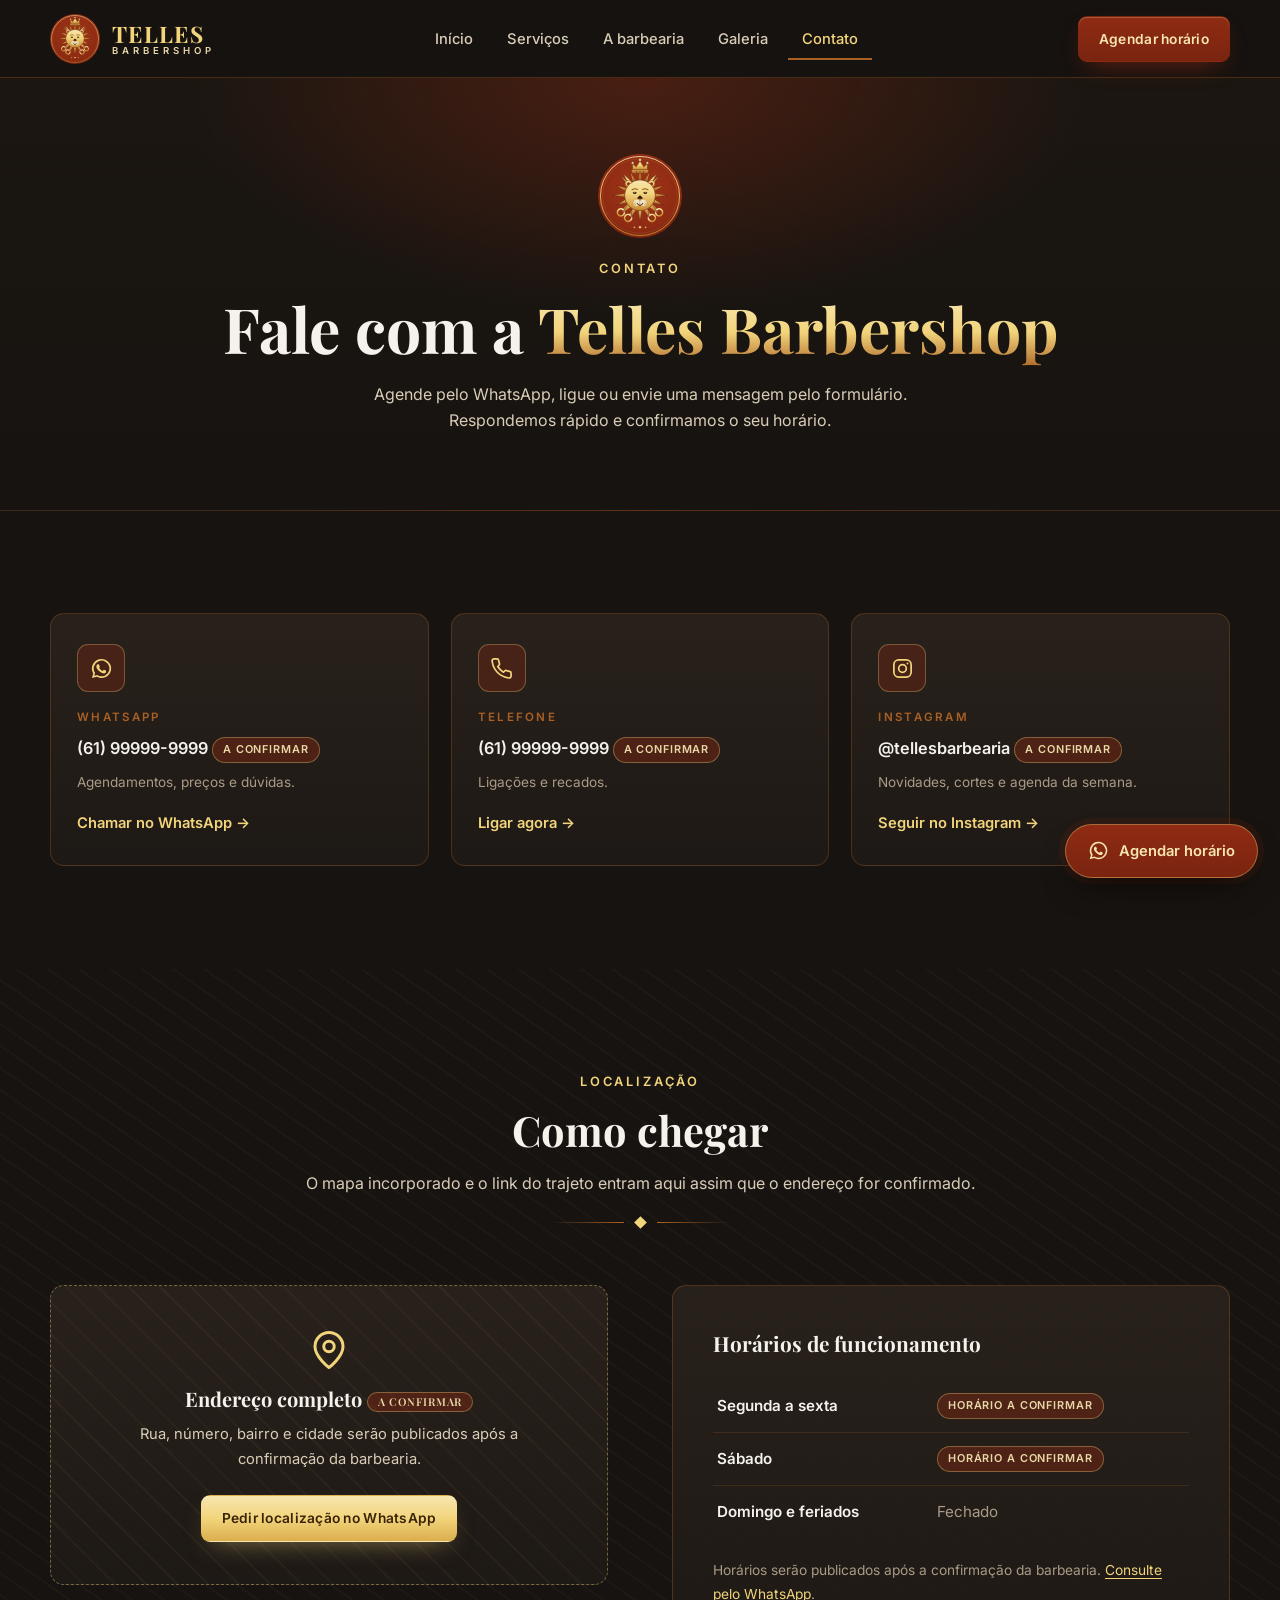
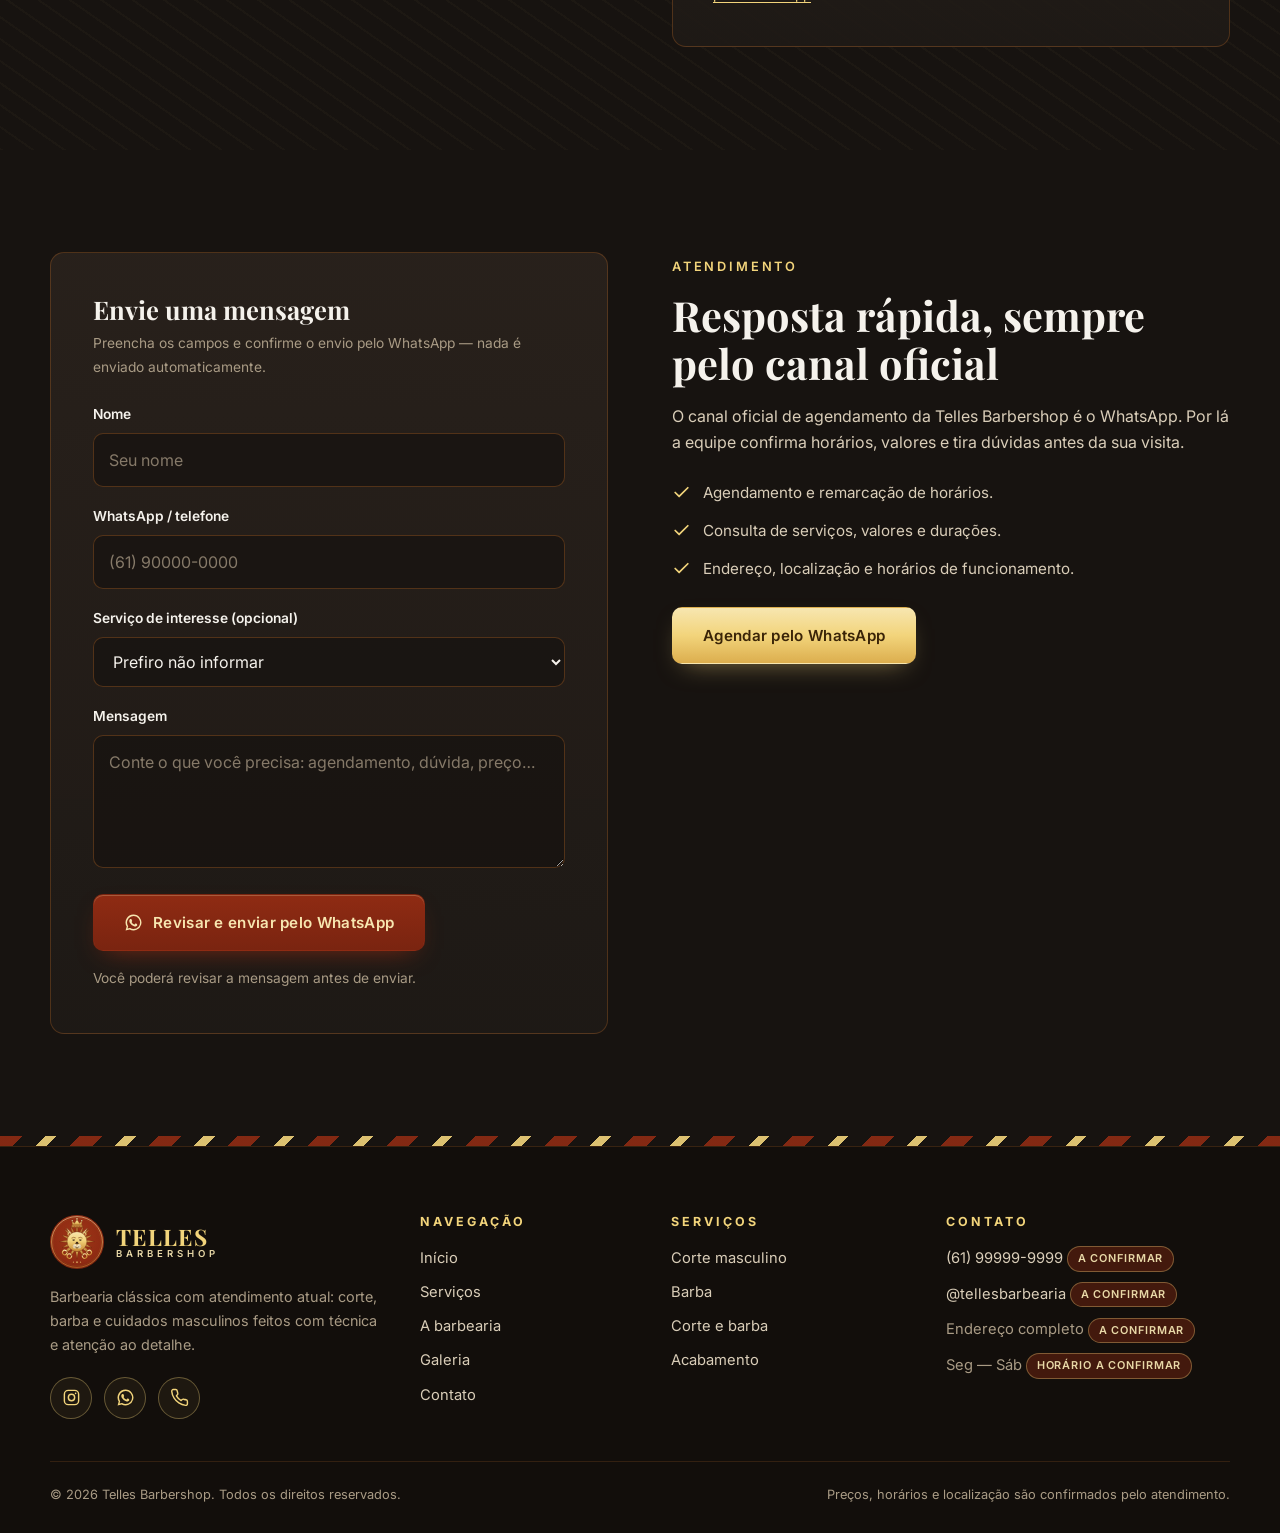
<file: contato.html>
<!DOCTYPE html>
<html lang="pt-BR">
<head>
  <meta charset="UTF-8">
  <meta name="viewport" content="width=device-width, initial-scale=1.0">
  <title>Contato — Telles Barbershop</title>
  <meta name="description" content="Fale com a Telles Barbershop: WhatsApp, telefone, endereço, horário de funcionamento e formulário de contato.">
  <meta name="theme-color" content="#171310">
  <meta property="og:title" content="Contato — Telles Barbershop">
  <meta property="og:description" content="Agende, tire dúvidas ou venha nos visitar. Fale com a Telles Barbershop.">
  <meta property="og:type" content="website">
  <meta property="og:locale" content="pt_BR">
  <link rel="icon" type="image/svg+xml" href="img/favicon.svg">
  <link rel="preconnect" href="https://fonts.googleapis.com">
  <link rel="preconnect" href="https://fonts.gstatic.com" crossorigin>
  <link href="https://fonts.googleapis.com/css2?family=Inter:wght@400;500;600;700&family=Playfair+Display:ital,wght@0,600;0,700;0,900;1,600&display=swap" rel="stylesheet">
  <link rel="stylesheet" href="css/style.css">
  <script>document.documentElement.classList.add("js");</script>
</head>
<body>
  <a class="pular-conteudo" href="#conteudo">Pular para o conteúdo</a>

  <header class="site-header">
    <div class="container header-inner">
      <a class="marca" href="index.html">
        <img class="marca__emblema" src="img/emblema.svg" alt="Telles Barbershop — emblema do leão coroado com tesouras cruzadas" width="50" height="50">
        <span class="marca__lockup">
          <span class="marca__nome">TELLES</span>
          <span class="marca__sub">Barbershop</span>
        </span>
      </a>

      <nav class="nav-principal" id="nav-principal" aria-label="Navegação principal">
        <a href="index.html">Início</a>
        <a href="servicos.html">Serviços</a>
        <a href="sobre.html">A barbearia</a>
        <a href="galeria.html">Galeria</a>
        <a href="contato.html" aria-current="page">Contato</a>
      </nav>

      <div class="header-acoes">
        <a class="btn btn--vermelho btn--pequeno btn--cabecalho"
           data-zap="Olá! Vim pelo site da Telles Barbershop e gostaria de agendar um horário."
           href="#">Agendar horário</a>
        <button class="btn-menu" id="btn-menu" aria-expanded="false" aria-controls="nav-principal" aria-label="Abrir menu">
          <span class="barras" aria-hidden="true"><i></i><i></i><i></i></span>
        </button>
      </div>
    </div>
  </header>

  <main id="conteudo">

    <section class="pagina-hero">
      <div class="container">
        <img class="marca__emblema--grande" src="img/emblema.svg" alt="" width="84" height="84">
        <span class="acento acento--centro">Contato</span>
        <h1>Fale com a <span class="texto-ouro">Telles Barbershop</span></h1>
        <p>
          Agende pelo WhatsApp, ligue ou envie uma mensagem pelo formulário.
          Respondemos rápido e confirmamos o seu horário.
        </p>
      </div>
    </section>

    <section class="secao secao--preto">
      <div class="container">
        <div class="grade-contato">

          <article class="card-contato revelar">
            <span class="card-contato__icone" aria-hidden="true">
              <svg viewBox="0 0 24 24" fill="currentColor" aria-hidden="true"><path d="M12 2a10 10 0 0 0-8.6 15.1L2 22l5.1-1.3A10 10 0 1 0 12 2zm0 18.2a8.2 8.2 0 0 1-4.2-1.2l-.3-.2-3 .8.8-3-.2-.3A8.2 8.2 0 1 1 12 20.2zm4.6-6.1c-.3-.1-1.5-.7-1.7-.8-.2-.1-.4-.1-.6.1-.2.3-.6.8-.8 1-.1.2-.3.2-.5.1a6.7 6.7 0 0 1-3.3-2.9c-.2-.4 0-.5.1-.7l.4-.5c.1-.2.1-.3 0-.5l-.8-1.9c-.2-.5-.4-.4-.6-.4h-.5c-.2 0-.5.1-.7.3-.2.3-.9.9-.9 2.2s.9 2.5 1.1 2.7a11 11 0 0 0 4.2 3.7c.6.3 1 .4 1.4.5.6.2 1.1.2 1.5.1.5-.1 1.5-.6 1.7-1.2.2-.6.2-1.1.1-1.2l-.4-.4z"/></svg>
            </span>
            <span class="card-contato__rotulo">WhatsApp</span>
            <span class="card-contato__valor">(61) 99999-9999 <span class="a-confirmar">a confirmar</span></span>
            <span class="card-contato__nota">Agendamentos, preços e dúvidas.</span>
            <a class="card-contato__link"
               data-zap="Olá! Vim pelo site da Telles Barbershop e gostaria de mais informações." href="#">Chamar no WhatsApp →</a>
          </article>

          <article class="card-contato revelar">
            <span class="card-contato__icone" aria-hidden="true">
              <svg viewBox="0 0 24 24" fill="none" stroke="currentColor" stroke-width="1.8" stroke-linecap="round" stroke-linejoin="round"><path d="M22 16.9v3a2 2 0 0 1-2.2 2 19.8 19.8 0 0 1-8.6-3 19.5 19.5 0 0 1-6-6 19.8 19.8 0 0 1-3-8.7A2 2 0 0 1 4.1 2h3a2 2 0 0 1 2 1.7c.1 1 .4 1.9.7 2.8a2 2 0 0 1-.5 2.1L8.1 9.9a16 16 0 0 0 6 6l1.3-1.3a2 2 0 0 1 2.1-.4c.9.3 1.8.6 2.8.7a2 2 0 0 1 1.7 2z"/></svg>
            </span>
            <span class="card-contato__rotulo">Telefone</span>
            <span class="card-contato__valor">(61) 99999-9999 <span class="a-confirmar">a confirmar</span></span>
            <span class="card-contato__nota">Ligações e recados.</span>
            <a class="card-contato__link" href="tel:+556199999999">Ligar agora →</a>
          </article>

          <article class="card-contato revelar">
            <span class="card-contato__icone" aria-hidden="true">
              <svg viewBox="0 0 24 24" fill="none" stroke="currentColor" stroke-width="1.8" stroke-linecap="round" stroke-linejoin="round"><rect x="3" y="3" width="18" height="18" rx="5"/><circle cx="12" cy="12" r="4"/><circle cx="17.2" cy="6.8" r="1" fill="currentColor" stroke="none"/></svg>
            </span>
            <span class="card-contato__rotulo">Instagram</span>
            <span class="card-contato__valor">@tellesbarbearia <span class="a-confirmar">a confirmar</span></span>
            <span class="card-contato__nota">Novidades, cortes e agenda da semana.</span>
            <a class="card-contato__link" href="https://instagram.com/tellesbarbearia" target="_blank" rel="noopener">Seguir no Instagram →</a>
          </article>

        </div>
      </div>
    </section>

    <section class="secao secao--carvao secao--listrado" id="mapa">
      <div class="container">
        <div class="cabecalho-secao cabecalho-secao--centro revelar">
          <span class="acento acento--centro">Localização</span>
          <h2>Como chegar</h2>
          <p>O mapa incorporado e o link do trajeto entram aqui assim que o endereço for confirmado.</p>
          <div class="ornamento" aria-hidden="true"><span></span></div>
        </div>

        <div class="grade-meio" style="align-items:start;">
          <div class="mapa-painel revelar">
            <svg class="icone-mapa" viewBox="0 0 24 24" fill="none" stroke="currentColor" stroke-width="1.7" stroke-linecap="round" stroke-linejoin="round" aria-hidden="true">
              <path d="M20 10c0 6-8 12-8 12s-8-6-8-12a8 8 0 0 1 16 0z"/><circle cx="12" cy="10" r="3"/>
            </svg>
            <h3>Endereço completo <span class="a-confirmar">a confirmar</span></h3>
            <p>Rua, número, bairro e cidade serão publicados após a confirmação da barbearia.</p>
            <a class="btn btn--ouro btn--pequeno" style="margin-top:14px;"
               data-zap="Olá! Vim pelo site da Telles Barbershop e gostaria de saber o endereço e como chegar."
               href="#">Pedir localização no WhatsApp</a>
          </div>

          <div class="painel-horarios revelar">
            <table class="tabela-horarios">
              <caption>Horários de funcionamento</caption>
              <tbody>
                <tr><th scope="row">Segunda a sexta</th><td><span class="a-confirmar">horário a confirmar</span></td></tr>
                <tr><th scope="row">Sábado</th><td><span class="a-confirmar">horário a confirmar</span></td></tr>
                <tr><th scope="row">Domingo e feriados</th><td class="fechado">Fechado</td></tr>
              </tbody>
            </table>
            <p class="nota-legal" style="margin-top:22px;">
              Horários serão publicados após a confirmação da barbearia.
              <a data-zap="Olá! Vim pelo site da Telles Barbershop e gostaria de confirmar os horários de funcionamento." href="#">Consulte pelo WhatsApp</a>.
            </p>
          </div>
        </div>
      </div>
    </section>

    <section class="secao secao--preto">
      <div class="container grade-meio" style="align-items:start;">
        <form class="formulario revelar" id="form-contato" novalidate>
          <h2>Envie uma mensagem</h2>
          <p class="nota-legal">Preencha os campos e confirme o envio pelo WhatsApp — nada é enviado automaticamente.</p>

          <div class="campos">
            <div class="campo">
              <label for="nome">Nome</label>
              <input type="text" id="nome" name="nome" placeholder="Seu nome" autocomplete="name" required>
              <span class="campo__erro" id="erro-nome" role="alert"></span>
            </div>

            <div class="campo">
              <label for="whatsapp">WhatsApp / telefone</label>
              <input type="tel" id="whatsapp" name="whatsapp" placeholder="(61) 90000-0000" autocomplete="tel" required>
              <span class="campo__erro" id="erro-whatsapp" role="alert"></span>
            </div>

            <div class="campo">
              <label for="servico">Serviço de interesse (opcional)</label>
              <select id="servico" name="servico">
                <option value="">Prefiro não informar</option>
                <option>Corte masculino</option>
                <option>Barba</option>
                <option>Corte e barba</option>
                <option>Acabamento</option>
              </select>
            </div>

            <div class="campo">
              <label for="mensagem">Mensagem</label>
              <textarea id="mensagem" name="mensagem" rows="4" placeholder="Conte o que você precisa: agendamento, dúvida, preço…" required></textarea>
              <span class="campo__erro" id="erro-mensagem" role="alert"></span>
            </div>
          </div>

          <div class="formulario__rodape">
            <button type="submit" class="btn btn--vermelho">
              <svg viewBox="0 0 24 24" fill="currentColor" aria-hidden="true"><path d="M12 2a10 10 0 0 0-8.6 15.1L2 22l5.1-1.3A10 10 0 1 0 12 2zm0 18.2a8.2 8.2 0 0 1-4.2-1.2l-.3-.2-3 .8.8-3-.2-.3A8.2 8.2 0 1 1 12 20.2zm4.6-6.1c-.3-.1-1.5-.7-1.7-.8-.2-.1-.4-.1-.6.1-.2.3-.6.8-.8 1-.1.2-.3.2-.5.1a6.7 6.7 0 0 1-3.3-2.9c-.2-.4 0-.5.1-.7l.4-.5c.1-.2.1-.3 0-.5l-.8-1.9c-.2-.5-.4-.4-.6-.4h-.5c-.2 0-.5.1-.7.3-.2.3-.9.9-.9 2.2s.9 2.5 1.1 2.7a11 11 0 0 0 4.2 3.7c.6.3 1 .4 1.4.5.6.2 1.1.2 1.5.1.5-.1 1.5-.6 1.7-1.2.2-.6.2-1.1.1-1.2l-.4-.4z"/></svg>
              Revisar e enviar pelo WhatsApp
            </button>
            <span class="nota-legal">Você poderá revisar a mensagem antes de enviar.</span>
          </div>

          <div class="form-sucesso" id="form-sucesso" tabindex="-1">
            <span class="form-sucesso__icone" aria-hidden="true">
              <svg viewBox="0 0 24 24" fill="none" stroke="currentColor" stroke-width="2.2" stroke-linecap="round" stroke-linejoin="round"><path d="M20 6 9 17l-5-5"/></svg>
            </span>
            <h3>Tudo pronto!</h3>
            <p>Sua mensagem foi montada. Toque no botão abaixo para revisar e enviar pelo WhatsApp.</p>
            <div class="form-sucesso__acoes">
              <a class="btn btn--vermelho btn--pequeno" id="sucesso-zap" href="#" target="_blank" rel="noopener">Abrir WhatsApp e enviar</a>
              <button type="button" class="btn btn--contorno btn--pequeno" id="enviar-novamente">Escrever outra mensagem</button>
            </div>
          </div>
        </form>

        <div class="conteudo-meio revelar">
          <span class="acento">Atendimento</span>
          <h2>Resposta rápida, sempre pelo canal oficial</h2>
          <p>
            O canal oficial de agendamento da Telles Barbershop é o WhatsApp. Por lá a equipe
            confirma horários, valores e tira dúvidas antes da sua visita.
          </p>
          <ul class="lista-marcada">
            <li>
              <svg viewBox="0 0 24 24" fill="none" stroke="currentColor" stroke-width="2.2" stroke-linecap="round" stroke-linejoin="round" aria-hidden="true"><path d="M20 6 9 17l-5-5"/></svg>
              Agendamento e remarcação de horários.
            </li>
            <li>
              <svg viewBox="0 0 24 24" fill="none" stroke="currentColor" stroke-width="2.2" stroke-linecap="round" stroke-linejoin="round" aria-hidden="true"><path d="M20 6 9 17l-5-5"/></svg>
              Consulta de serviços, valores e durações.
            </li>
            <li>
              <svg viewBox="0 0 24 24" fill="none" stroke="currentColor" stroke-width="2.2" stroke-linecap="round" stroke-linejoin="round" aria-hidden="true"><path d="M20 6 9 17l-5-5"/></svg>
              Endereço, localização e horários de funcionamento.
            </li>
          </ul>
          <p style="margin-top:26px;">
            <a class="btn btn--ouro"
               data-zap="Olá! Vim pelo site da Telles Barbershop e gostaria de agendar um horário."
               href="#">Agendar pelo WhatsApp</a>
          </p>
        </div>
      </div>
    </section>
  </main>

  <div class="divisor-poste" aria-hidden="true"></div>

  <footer class="site-footer">
    <div class="container">
      <div class="footer-grade">
        <div>
          <div class="footer-marca">
            <img src="img/emblema.svg" alt="Telles Barbershop" width="54" height="54">
            <span class="marca__lockup">
              <span class="marca__nome">TELLES</span>
              <span class="marca__sub">Barbershop</span>
            </span>
          </div>
          <p>Barbearia clássica com atendimento atual: corte, barba e cuidados masculinos feitos com técnica e atenção ao detalhe.</p>
          <div class="redes">
            <a href="https://instagram.com/tellesbarbearia" target="_blank" rel="noopener" aria-label="Instagram da Telles Barbershop">
              <svg viewBox="0 0 24 24" fill="none" stroke="currentColor" stroke-width="1.8" aria-hidden="true"><rect x="3" y="3" width="18" height="18" rx="5"/><circle cx="12" cy="12" r="4"/><circle cx="17.2" cy="6.8" r="1" fill="currentColor" stroke="none"/></svg>
            </a>
            <a data-zap="Olá! Vim pelo site da Telles Barbershop." href="#" aria-label="Falar no WhatsApp com a Telles Barbershop">
              <svg viewBox="0 0 24 24" fill="currentColor" aria-hidden="true"><path d="M12 2a10 10 0 0 0-8.6 15.1L2 22l5.1-1.3A10 10 0 1 0 12 2zm0 18.2a8.2 8.2 0 0 1-4.2-1.2l-.3-.2-3 .8.8-3-.2-.3A8.2 8.2 0 1 1 12 20.2zm4.6-6.1c-.3-.1-1.5-.7-1.7-.8-.2-.1-.4-.1-.6.1-.2.3-.6.8-.8 1-.1.2-.3.2-.5.1a6.7 6.7 0 0 1-3.3-2.9c-.2-.4 0-.5.1-.7l.4-.5c.1-.2.1-.3 0-.5l-.8-1.9c-.2-.5-.4-.4-.6-.4h-.5c-.2 0-.5.1-.7.3-.2.3-.9.9-.9 2.2s.9 2.5 1.1 2.7a11 11 0 0 0 4.2 3.7c.6.3 1 .4 1.4.5.6.2 1.1.2 1.5.1.5-.1 1.5-.6 1.7-1.2.2-.6.2-1.1.1-1.2l-.4-.4z"/></svg>
            </a>
            <a href="tel:+556199999999" aria-label="Ligar para a Telles Barbershop">
              <svg viewBox="0 0 24 24" fill="none" stroke="currentColor" stroke-width="1.8" stroke-linecap="round" stroke-linejoin="round" aria-hidden="true"><path d="M22 16.9v3a2 2 0 0 1-2.2 2 19.8 19.8 0 0 1-8.6-3 19.5 19.5 0 0 1-6-6 19.8 19.8 0 0 1-3-8.7A2 2 0 0 1 4.1 2h3a2 2 0 0 1 2 1.7c.1 1 .4 1.9.7 2.8a2 2 0 0 1-.5 2.1L8.1 9.9a16 16 0 0 0 6 6l1.3-1.3a2 2 0 0 1 2.1-.4c.9.3 1.8.6 2.8.7a2 2 0 0 1 1.7 2z"/></svg>
            </a>
          </div>
        </div>

        <div>
          <h2>Navegação</h2>
          <ul>
            <li><a href="index.html">Início</a></li>
            <li><a href="servicos.html">Serviços</a></li>
            <li><a href="sobre.html">A barbearia</a></li>
            <li><a href="galeria.html">Galeria</a></li>
            <li><a href="contato.html">Contato</a></li>
          </ul>
        </div>

        <div>
          <h2>Serviços</h2>
          <ul>
            <li><a href="servicos.html#corte">Corte masculino</a></li>
            <li><a href="servicos.html#barba">Barba</a></li>
            <li><a href="servicos.html#corte-barba">Corte e barba</a></li>
            <li><a href="servicos.html#acabamento">Acabamento</a></li>
          </ul>
        </div>

        <div>
          <h2>Contato</h2>
          <ul>
            <li><a href="tel:+556199999999">(61) 99999-9999</a> <span class="a-confirmar">a confirmar</span></li>
            <li><a href="https://instagram.com/tellesbarbearia" target="_blank" rel="noopener">@tellesbarbearia</a> <span class="a-confirmar">a confirmar</span></li>
            <li>Endereço completo <span class="a-confirmar">a confirmar</span></li>
            <li>Seg — Sáb <span class="a-confirmar">horário a confirmar</span></li>
          </ul>
        </div>
      </div>

      <div class="footer-obs">
        <span>© <span id="ano">2026</span> Telles Barbershop. Todos os direitos reservados.</span>
        <span>Preços, horários e localização são confirmados pelo atendimento.</span>
      </div>
    </div>
  </footer>

  <a class="zap-flutuante" data-zap="Olá! Vim pelo site da Telles Barbershop e gostaria de agendar um horário."
     href="#" aria-label="Agendar horário pelo WhatsApp da Telles Barbershop">
    <svg viewBox="0 0 24 24" fill="currentColor" aria-hidden="true"><path d="M12 2a10 10 0 0 0-8.6 15.1L2 22l5.1-1.3A10 10 0 1 0 12 2zm0 18.2a8.2 8.2 0 0 1-4.2-1.2l-.3-.2-3 .8.8-3-.2-.3A8.2 8.2 0 1 1 12 20.2zm4.6-6.1c-.3-.1-1.5-.7-1.7-.8-.2-.1-.4-.1-.6.1-.2.3-.6.8-.8 1-.1.2-.3.2-.5.1a6.7 6.7 0 0 1-3.3-2.9c-.2-.4 0-.5.1-.7l.4-.5c.1-.2.1-.3 0-.5l-.8-1.9c-.2-.5-.4-.4-.6-.4h-.5c-.2 0-.5.1-.7.3-.2.3-.9.9-.9 2.2s.9 2.5 1.1 2.7a11 11 0 0 0 4.2 3.7c.6.3 1 .4 1.4.5.6.2 1.1.2 1.5.1.5-.1 1.5-.6 1.7-1.2.2-.6.2-1.1.1-1.2l-.4-.4z"/></svg>
    <span>Agendar horário</span>
  </a>

  <script src="js/main.js"></script>
</body>
</html>
</file>
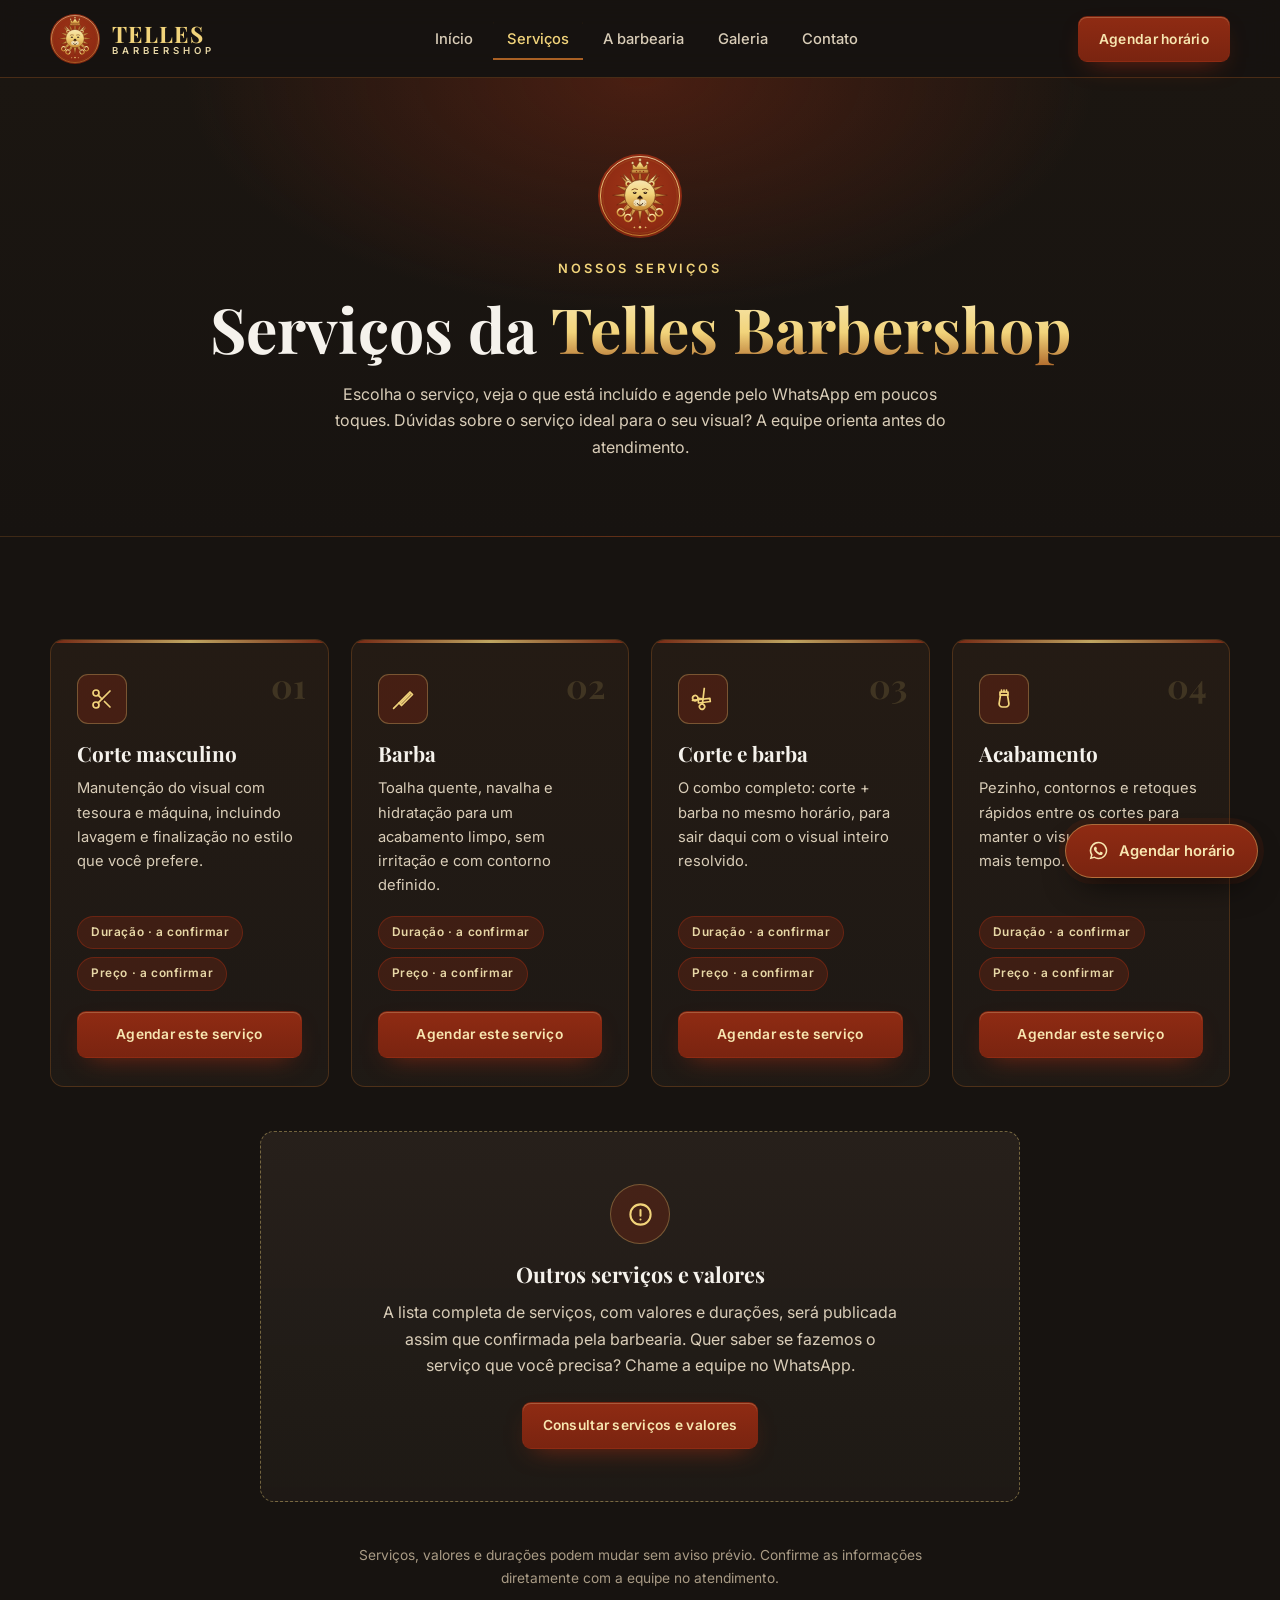
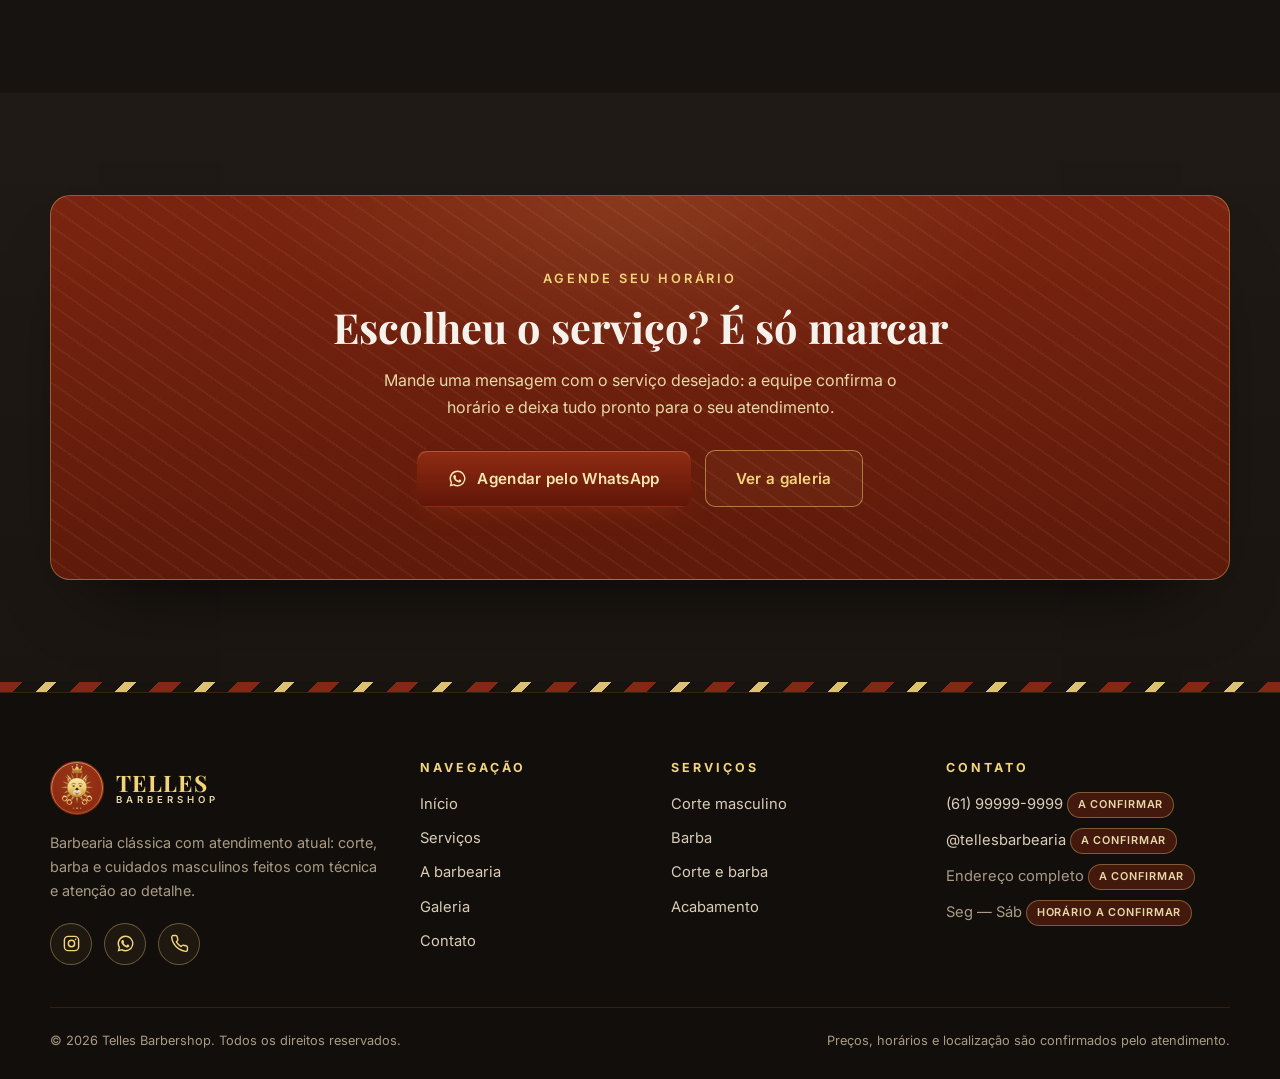
<file: servicos.html>
<!DOCTYPE html>
<html lang="pt-BR">
<head>
  <meta charset="UTF-8">
  <meta name="viewport" content="width=device-width, initial-scale=1.0">
  <title>Serviços — Telles Barbershop</title>
  <meta name="description" content="Conheça os serviços da Telles Barbershop: corte masculino, barba, corte e barba e acabamento. Agende direto pelo WhatsApp.">
  <meta name="theme-color" content="#171310">
  <meta property="og:title" content="Serviços — Telles Barbershop">
  <meta property="og:description" content="Corte, barba, combo e acabamento com tradição de barbearia de verdade.">
  <meta property="og:type" content="website">
  <meta property="og:locale" content="pt_BR">
  <link rel="icon" type="image/svg+xml" href="img/favicon.svg">
  <link rel="preconnect" href="https://fonts.googleapis.com">
  <link rel="preconnect" href="https://fonts.gstatic.com" crossorigin>
  <link href="https://fonts.googleapis.com/css2?family=Inter:wght@400;500;600;700&family=Playfair+Display:ital,wght@0,600;0,700;0,900;1,600&display=swap" rel="stylesheet">
  <link rel="stylesheet" href="css/style.css">
  <script>document.documentElement.classList.add("js");</script>
</head>
<body>
  <a class="pular-conteudo" href="#conteudo">Pular para o conteúdo</a>

  <header class="site-header">
    <div class="container header-inner">
      <a class="marca" href="index.html">
        <img class="marca__emblema" src="img/emblema.svg" alt="Telles Barbershop — emblema do leão coroado com tesouras cruzadas" width="50" height="50">
        <span class="marca__lockup">
          <span class="marca__nome">TELLES</span>
          <span class="marca__sub">Barbershop</span>
        </span>
      </a>

      <nav class="nav-principal" id="nav-principal" aria-label="Navegação principal">
        <a href="index.html">Início</a>
        <a href="servicos.html" aria-current="page">Serviços</a>
        <a href="sobre.html">A barbearia</a>
        <a href="galeria.html">Galeria</a>
        <a href="contato.html">Contato</a>
      </nav>

      <div class="header-acoes">
        <a class="btn btn--vermelho btn--pequeno btn--cabecalho"
           data-zap="Olá! Vim pelo site da Telles Barbershop e gostaria de agendar um horário."
           href="#">Agendar horário</a>
        <button class="btn-menu" id="btn-menu" aria-expanded="false" aria-controls="nav-principal" aria-label="Abrir menu">
          <span class="barras" aria-hidden="true"><i></i><i></i><i></i></span>
        </button>
      </div>
    </div>
  </header>

  <main id="conteudo">

    <section class="pagina-hero">
      <div class="container">
        <img class="marca__emblema--grande" src="img/emblema.svg" alt="" width="84" height="84">
        <span class="acento acento--centro">Nossos serviços</span>
        <h1>Serviços da <span class="texto-ouro">Telles Barbershop</span></h1>
        <p>
          Escolha o serviço, veja o que está incluído e agende pelo WhatsApp em poucos toques.
          Dúvidas sobre o serviço ideal para o seu visual? A equipe orienta antes do atendimento.
        </p>
      </div>
    </section>

    <section class="secao secao--preto">
      <div class="container">
        <div class="grade-servicos">

          <article class="card-servico revelar" id="corte">
            <span class="card-servico__num" aria-hidden="true">01</span>
            <span class="card-servico__icone" aria-hidden="true">
              <svg viewBox="0 0 24 24" fill="none" stroke="currentColor" stroke-width="1.7" stroke-linecap="round" stroke-linejoin="round"><circle cx="6" cy="6" r="3"/><circle cx="6" cy="18" r="3"/><path d="M20 4 8.12 15.88"/><path d="M14.47 14.48 20 20"/><path d="M8.12 8.12 12 12"/></svg>
            </span>
            <h3>Corte masculino</h3>
            <p>Manutenção do visual com tesoura e máquina, incluindo lavagem e finalização no estilo que você prefere.</p>
            <div class="card-servico__meta">
              <span class="chip chip--pendente">Duração · a confirmar</span>
              <span class="chip chip--pendente">Preço · a confirmar</span>
            </div>
            <div class="card-servico__acoes">
              <a class="btn btn--vermelho btn--pequeno btn--bloco"
                 data-zap="Olá! Vim pelo site da Telles Barbershop e gostaria de agendar um Corte masculino. Quais horários estão disponíveis?"
                 href="#">Agendar este serviço</a>
            </div>
          </article>

          <article class="card-servico revelar" id="barba">
            <span class="card-servico__num" aria-hidden="true">02</span>
            <span class="card-servico__icone" aria-hidden="true">
              <svg viewBox="0 0 24 24" fill="none" stroke="currentColor" stroke-width="1.7" stroke-linecap="round" stroke-linejoin="round"><path d="M2.6 21.4 8 16"/><path d="M8 16 19 5l2.5 2.5L10.5 18.5z"/><path d="m9.7 16.3 9.4-9.4"/></svg>
            </span>
            <h3>Barba</h3>
            <p>Toalha quente, navalha e hidratação para um acabamento limpo, sem irritação e com contorno definido.</p>
            <div class="card-servico__meta">
              <span class="chip chip--pendente">Duração · a confirmar</span>
              <span class="chip chip--pendente">Preço · a confirmar</span>
            </div>
            <div class="card-servico__acoes">
              <a class="btn btn--vermelho btn--pequeno btn--bloco"
                 data-zap="Olá! Vim pelo site da Telles Barbershop e gostaria de agendar uma Barba. Quais horários estão disponíveis?"
                 href="#">Agendar este serviço</a>
            </div>
          </article>

          <article class="card-servico revelar" id="corte-barba">
            <span class="card-servico__num" aria-hidden="true">03</span>
            <span class="card-servico__icone" aria-hidden="true">
              <svg viewBox="0 0 24 24" fill="none" stroke="currentColor" stroke-width="1.7" stroke-linecap="round" stroke-linejoin="round"><g transform="rotate(-38 12 12)"><circle cx="6.5" cy="6.5" r="2.6"/><circle cx="6.5" cy="17.5" r="2.6"/><path d="M19.5 4.5 8.6 15.4"/><path d="m8.9 8.7 2.7 2.7"/></g><g transform="rotate(38 12 12)"><path d="M4.5 19.5 9 15"/><path d="M8.6 15.6 17 7.2l2.3 2.3-8.4 8.4z"/></g></svg>
            </span>
            <h3>Corte e barba</h3>
            <p>O combo completo: corte + barba no mesmo horário, para sair daqui com o visual inteiro resolvido.</p>
            <div class="card-servico__meta">
              <span class="chip chip--pendente">Duração · a confirmar</span>
              <span class="chip chip--pendente">Preço · a confirmar</span>
            </div>
            <div class="card-servico__acoes">
              <a class="btn btn--vermelho btn--pequeno btn--bloco"
                 data-zap="Olá! Vim pelo site da Telles Barbershop e gostaria de agendar Corte e barba. Quais horários estão disponíveis?"
                 href="#">Agendar este serviço</a>
            </div>
          </article>

          <article class="card-servico revelar" id="acabamento">
            <span class="card-servico__num" aria-hidden="true">04</span>
            <span class="card-servico__icone" aria-hidden="true">
              <svg viewBox="0 0 24 24" fill="none" stroke="currentColor" stroke-width="1.7" stroke-linecap="round" stroke-linejoin="round"><path d="M8 5h8v3H8z"/><path d="M9.5 5V3M12 5V3M14.5 5V3"/><path d="M8.5 8h7l1.4 8.6A3.2 3.2 0 0 1 13.7 20h-3.4a3.2 3.2 0 0 1-3.2-3.4z"/></svg>
            </span>
            <h3>Acabamento</h3>
            <p>Pezinho, contornos e retoques rápidos entre os cortes para manter o visual impecável por mais tempo.</p>
            <div class="card-servico__meta">
              <span class="chip chip--pendente">Duração · a confirmar</span>
              <span class="chip chip--pendente">Preço · a confirmar</span>
            </div>
            <div class="card-servico__acoes">
              <a class="btn btn--vermelho btn--pequeno btn--bloco"
                 data-zap="Olá! Vim pelo site da Telles Barbershop e gostaria de agendar um Acabamento. Quais horários estão disponíveis?"
                 href="#">Agendar este serviço</a>
            </div>
          </article>

        </div>

        <div class="painel-reserva revelar" style="margin-top:2.8rem;">
          <span class="painel-reserva__icone" aria-hidden="true">
            <svg viewBox="0 0 24 24" fill="none" stroke="currentColor" stroke-width="1.8" stroke-linecap="round" stroke-linejoin="round"><circle cx="12" cy="12" r="9"/><path d="M12 8v5"/><path d="M12 16.5v.01"/></svg>
          </span>
          <h3>Outros serviços e valores</h3>
          <p>
            A lista completa de serviços, com valores e durações, será publicada assim que confirmada
            pela barbearia. Quer saber se fazemos o serviço que você precisa? Chame a equipe no WhatsApp.
          </p>
          <a class="btn btn--vermelho btn--pequeno"
             data-zap="Olá! Vim pelo site da Telles Barbershop e gostaria de consultar a lista completa de serviços e valores."
             href="#">Consultar serviços e valores</a>
        </div>

        <div class="nota-legal nota-legal--centro revelar">
          Serviços, valores e durações podem mudar sem aviso prévio. Confirme as informações
          diretamente com a equipe no atendimento.
        </div>
      </div>
    </section>

    <section class="secao secao--carvao">
      <div class="container">
        <div class="painel-cta revelar">
          <span class="acento acento--centro">Agende seu horário</span>
          <h2>Escolheu o serviço? É só marcar</h2>
          <p>
            Mande uma mensagem com o serviço desejado: a equipe confirma o horário e deixa tudo pronto
            para o seu atendimento.
          </p>
          <div class="painel-cta__acoes">
            <a class="btn btn--vermelho"
               data-zap="Olá! Vim pelo site da Telles Barbershop e gostaria de agendar um horário."
               href="#">
              <svg viewBox="0 0 24 24" fill="currentColor" aria-hidden="true"><path d="M12 2a10 10 0 0 0-8.6 15.1L2 22l5.1-1.3A10 10 0 1 0 12 2zm0 18.2a8.2 8.2 0 0 1-4.2-1.2l-.3-.2-3 .8.8-3-.2-.3A8.2 8.2 0 1 1 12 20.2zm4.6-6.1c-.3-.1-1.5-.7-1.7-.8-.2-.1-.4-.1-.6.1-.2.3-.6.8-.8 1-.1.2-.3.2-.5.1a6.7 6.7 0 0 1-3.3-2.9c-.2-.4 0-.5.1-.7l.4-.5c.1-.2.1-.3 0-.5l-.8-1.9c-.2-.5-.4-.4-.6-.4h-.5c-.2 0-.5.1-.7.3-.2.3-.9.9-.9 2.2s.9 2.5 1.1 2.7a11 11 0 0 0 4.2 3.7c.6.3 1 .4 1.4.5.6.2 1.1.2 1.5.1.5-.1 1.5-.6 1.7-1.2.2-.6.2-1.1.1-1.2l-.4-.4z"/></svg>
              Agendar pelo WhatsApp
            </a>
            <a class="btn btn--contorno" href="galeria.html">Ver a galeria</a>
          </div>
        </div>
      </div>
    </section>
  </main>

  <div class="divisor-poste" aria-hidden="true"></div>

  <footer class="site-footer">
    <div class="container">
      <div class="footer-grade">
        <div>
          <div class="footer-marca">
            <img src="img/emblema.svg" alt="Telles Barbershop" width="54" height="54">
            <span class="marca__lockup">
              <span class="marca__nome">TELLES</span>
              <span class="marca__sub">Barbershop</span>
            </span>
          </div>
          <p>Barbearia clássica com atendimento atual: corte, barba e cuidados masculinos feitos com técnica e atenção ao detalhe.</p>
          <div class="redes">
            <a href="https://instagram.com/tellesbarbearia" target="_blank" rel="noopener" aria-label="Instagram da Telles Barbershop">
              <svg viewBox="0 0 24 24" fill="none" stroke="currentColor" stroke-width="1.8" aria-hidden="true"><rect x="3" y="3" width="18" height="18" rx="5"/><circle cx="12" cy="12" r="4"/><circle cx="17.2" cy="6.8" r="1" fill="currentColor" stroke="none"/></svg>
            </a>
            <a data-zap="Olá! Vim pelo site da Telles Barbershop." href="#" aria-label="Falar no WhatsApp com a Telles Barbershop">
              <svg viewBox="0 0 24 24" fill="currentColor" aria-hidden="true"><path d="M12 2a10 10 0 0 0-8.6 15.1L2 22l5.1-1.3A10 10 0 1 0 12 2zm0 18.2a8.2 8.2 0 0 1-4.2-1.2l-.3-.2-3 .8.8-3-.2-.3A8.2 8.2 0 1 1 12 20.2zm4.6-6.1c-.3-.1-1.5-.7-1.7-.8-.2-.1-.4-.1-.6.1-.2.3-.6.8-.8 1-.1.2-.3.2-.5.1a6.7 6.7 0 0 1-3.3-2.9c-.2-.4 0-.5.1-.7l.4-.5c.1-.2.1-.3 0-.5l-.8-1.9c-.2-.5-.4-.4-.6-.4h-.5c-.2 0-.5.1-.7.3-.2.3-.9.9-.9 2.2s.9 2.5 1.1 2.7a11 11 0 0 0 4.2 3.7c.6.3 1 .4 1.4.5.6.2 1.1.2 1.5.1.5-.1 1.5-.6 1.7-1.2.2-.6.2-1.1.1-1.2l-.4-.4z"/></svg>
            </a>
            <a href="tel:+556199999999" aria-label="Ligar para a Telles Barbershop">
              <svg viewBox="0 0 24 24" fill="none" stroke="currentColor" stroke-width="1.8" stroke-linecap="round" stroke-linejoin="round" aria-hidden="true"><path d="M22 16.9v3a2 2 0 0 1-2.2 2 19.8 19.8 0 0 1-8.6-3 19.5 19.5 0 0 1-6-6 19.8 19.8 0 0 1-3-8.7A2 2 0 0 1 4.1 2h3a2 2 0 0 1 2 1.7c.1 1 .4 1.9.7 2.8a2 2 0 0 1-.5 2.1L8.1 9.9a16 16 0 0 0 6 6l1.3-1.3a2 2 0 0 1 2.1-.4c.9.3 1.8.6 2.8.7a2 2 0 0 1 1.7 2z"/></svg>
            </a>
          </div>
        </div>

        <div>
          <h2>Navegação</h2>
          <ul>
            <li><a href="index.html">Início</a></li>
            <li><a href="servicos.html">Serviços</a></li>
            <li><a href="sobre.html">A barbearia</a></li>
            <li><a href="galeria.html">Galeria</a></li>
            <li><a href="contato.html">Contato</a></li>
          </ul>
        </div>

        <div>
          <h2>Serviços</h2>
          <ul>
            <li><a href="servicos.html#corte">Corte masculino</a></li>
            <li><a href="servicos.html#barba">Barba</a></li>
            <li><a href="servicos.html#corte-barba">Corte e barba</a></li>
            <li><a href="servicos.html#acabamento">Acabamento</a></li>
          </ul>
        </div>

        <div>
          <h2>Contato</h2>
          <ul>
            <li><a href="tel:+556199999999">(61) 99999-9999</a> <span class="a-confirmar">a confirmar</span></li>
            <li><a href="https://instagram.com/tellesbarbearia" target="_blank" rel="noopener">@tellesbarbearia</a> <span class="a-confirmar">a confirmar</span></li>
            <li>Endereço completo <span class="a-confirmar">a confirmar</span></li>
            <li>Seg — Sáb <span class="a-confirmar">horário a confirmar</span></li>
          </ul>
        </div>
      </div>

      <div class="footer-obs">
        <span>© <span id="ano">2026</span> Telles Barbershop. Todos os direitos reservados.</span>
        <span>Preços, horários e localização são confirmados pelo atendimento.</span>
      </div>
    </div>
  </footer>

  <a class="zap-flutuante" data-zap="Olá! Vim pelo site da Telles Barbershop e gostaria de agendar um horário."
     href="#" aria-label="Agendar horário pelo WhatsApp da Telles Barbershop">
    <svg viewBox="0 0 24 24" fill="currentColor" aria-hidden="true"><path d="M12 2a10 10 0 0 0-8.6 15.1L2 22l5.1-1.3A10 10 0 1 0 12 2zm0 18.2a8.2 8.2 0 0 1-4.2-1.2l-.3-.2-3 .8.8-3-.2-.3A8.2 8.2 0 1 1 12 20.2zm4.6-6.1c-.3-.1-1.5-.7-1.7-.8-.2-.1-.4-.1-.6.1-.2.3-.6.8-.8 1-.1.2-.3.2-.5.1a6.7 6.7 0 0 1-3.3-2.9c-.2-.4 0-.5.1-.7l.4-.5c.1-.2.1-.3 0-.5l-.8-1.9c-.2-.5-.4-.4-.6-.4h-.5c-.2 0-.5.1-.7.3-.2.3-.9.9-.9 2.2s.9 2.5 1.1 2.7a11 11 0 0 0 4.2 3.7c.6.3 1 .4 1.4.5.6.2 1.1.2 1.5.1.5-.1 1.5-.6 1.7-1.2.2-.6.2-1.1.1-1.2l-.4-.4z"/></svg>
    <span>Agendar horário</span>
  </a>

  <script src="js/main.js"></script>
</body>
</html>
</file>
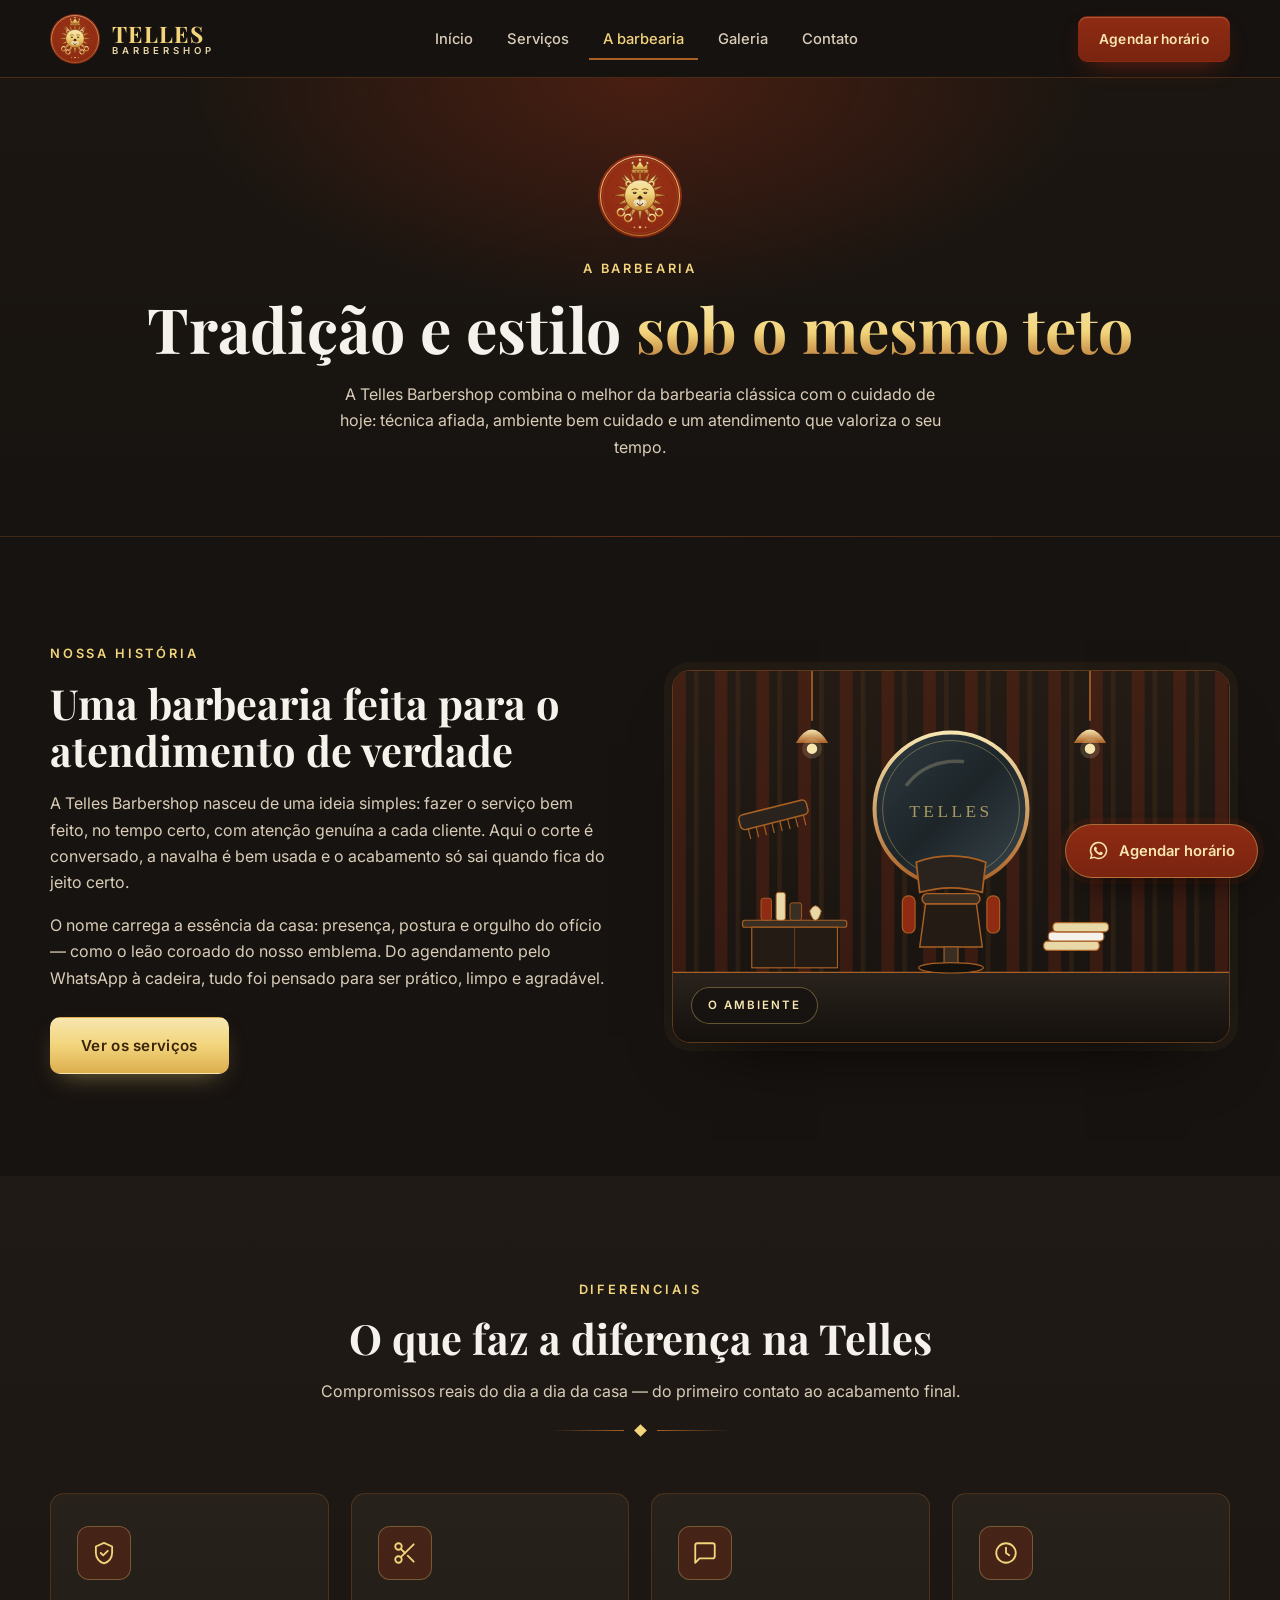
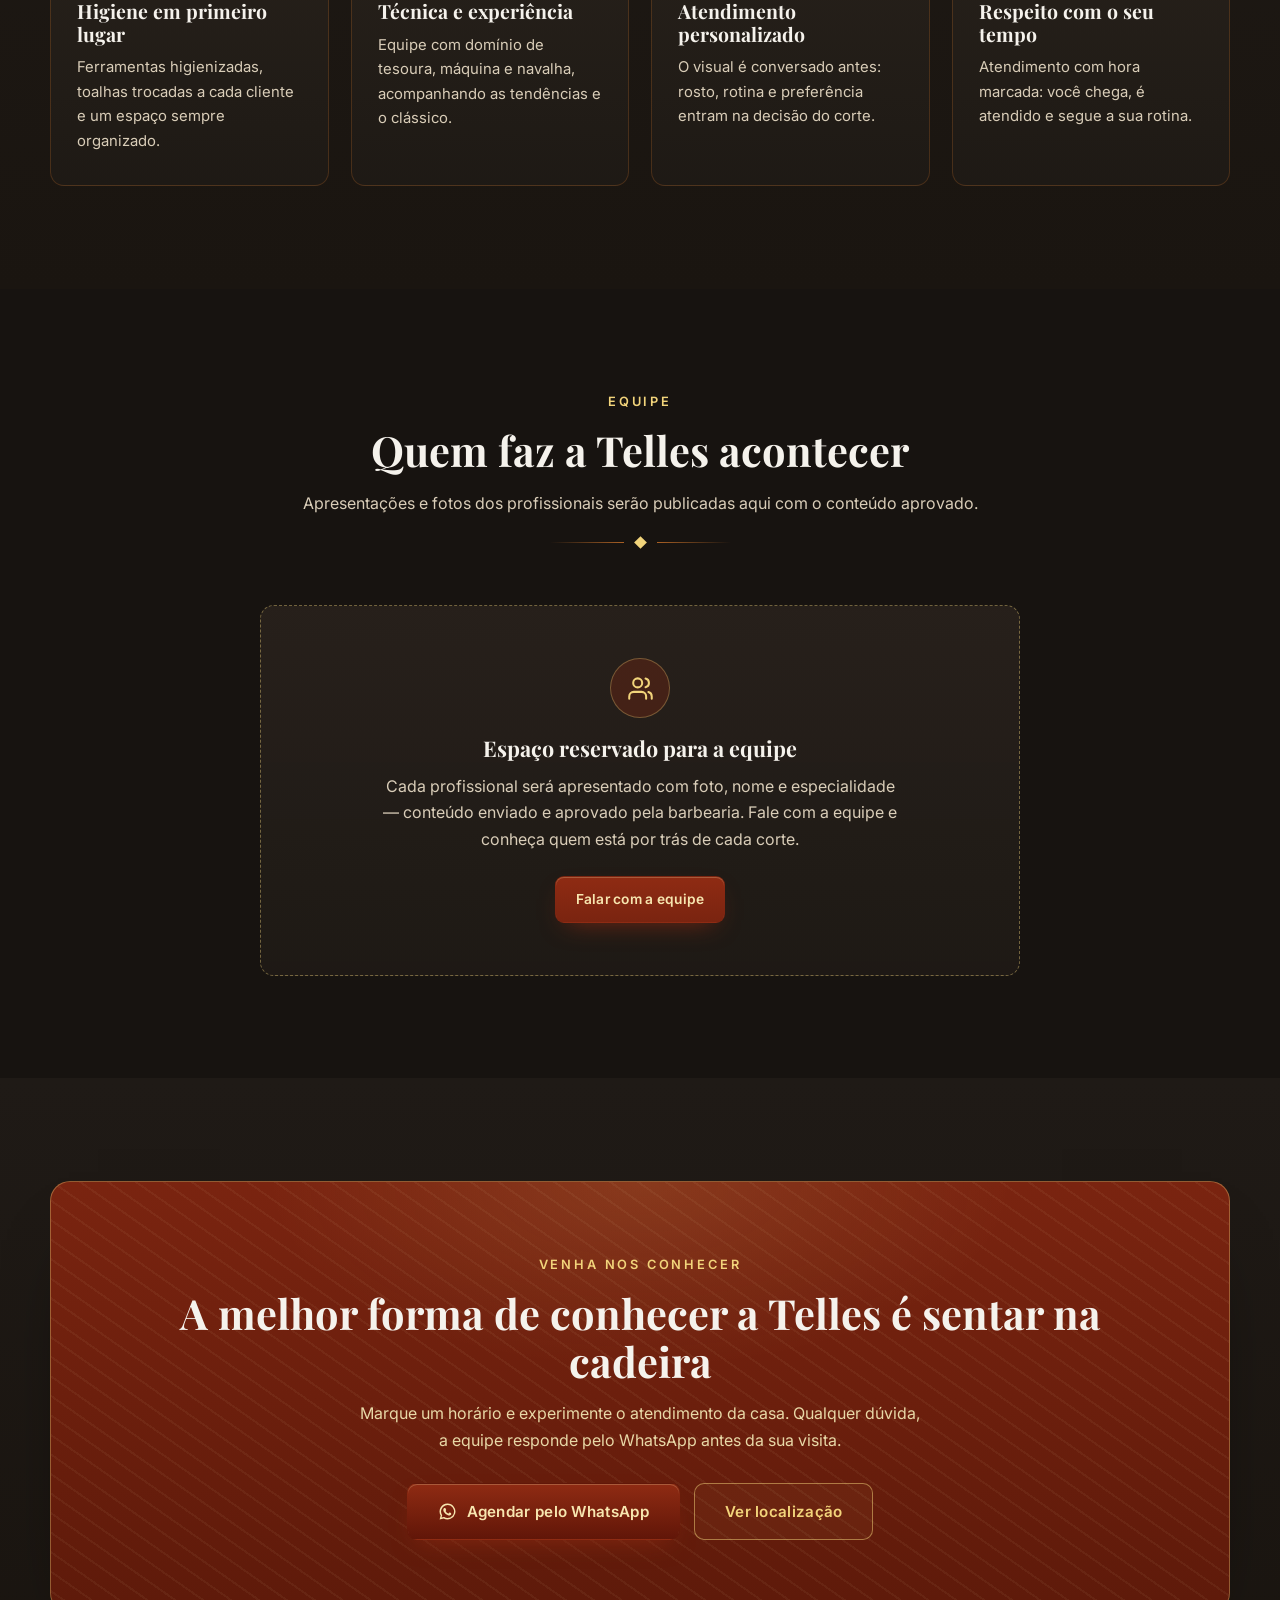
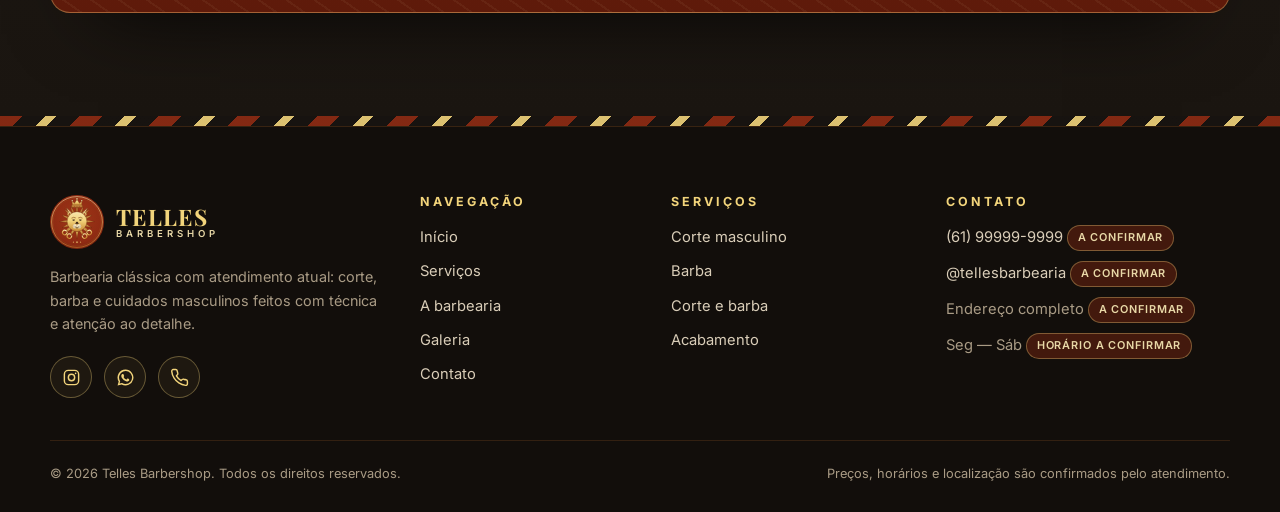
<file: sobre.html>
<!DOCTYPE html>
<html lang="pt-BR">
<head>
  <meta charset="UTF-8">
  <meta name="viewport" content="width=device-width, initial-scale=1.0">
  <title>A barbearia — Telles Barbershop</title>
  <meta name="description" content="Conheça a Telles Barbershop: tradição de barbearia, atendimento cuidadoso, equipe e ambiente pensados para cada cliente.">
  <meta name="theme-color" content="#171310">
  <meta property="og:title" content="A barbearia — Telles Barbershop">
  <meta property="og:description" content="Tradição e estilo em um atendimento cuidadoso, do primeiro corte ao acabamento.">
  <meta property="og:type" content="website">
  <meta property="og:locale" content="pt_BR">
  <link rel="icon" type="image/svg+xml" href="img/favicon.svg">
  <link rel="preconnect" href="https://fonts.googleapis.com">
  <link rel="preconnect" href="https://fonts.gstatic.com" crossorigin>
  <link href="https://fonts.googleapis.com/css2?family=Inter:wght@400;500;600;700&family=Playfair+Display:ital,wght@0,600;0,700;0,900;1,600&display=swap" rel="stylesheet">
  <link rel="stylesheet" href="css/style.css">
  <script>document.documentElement.classList.add("js");</script>
</head>
<body>
  <a class="pular-conteudo" href="#conteudo">Pular para o conteúdo</a>

  <header class="site-header">
    <div class="container header-inner">
      <a class="marca" href="index.html">
        <img class="marca__emblema" src="img/emblema.svg" alt="Telles Barbershop — emblema do leão coroado com tesouras cruzadas" width="50" height="50">
        <span class="marca__lockup">
          <span class="marca__nome">TELLES</span>
          <span class="marca__sub">Barbershop</span>
        </span>
      </a>

      <nav class="nav-principal" id="nav-principal" aria-label="Navegação principal">
        <a href="index.html">Início</a>
        <a href="servicos.html">Serviços</a>
        <a href="sobre.html" aria-current="page">A barbearia</a>
        <a href="galeria.html">Galeria</a>
        <a href="contato.html">Contato</a>
      </nav>

      <div class="header-acoes">
        <a class="btn btn--vermelho btn--pequeno btn--cabecalho"
           data-zap="Olá! Vim pelo site da Telles Barbershop e gostaria de agendar um horário."
           href="#">Agendar horário</a>
        <button class="btn-menu" id="btn-menu" aria-expanded="false" aria-controls="nav-principal" aria-label="Abrir menu">
          <span class="barras" aria-hidden="true"><i></i><i></i><i></i></span>
        </button>
      </div>
    </div>
  </header>

  <main id="conteudo">

    <section class="pagina-hero">
      <div class="container">
        <img class="marca__emblema--grande" src="img/emblema.svg" alt="" width="84" height="84">
        <span class="acento acento--centro">A barbearia</span>
        <h1>Tradição e estilo <span class="texto-ouro">sob o mesmo teto</span></h1>
        <p>
          A Telles Barbershop combina o melhor da barbearia clássica com o cuidado de hoje:
          técnica afiada, ambiente bem cuidado e um atendimento que valoriza o seu tempo.
        </p>
      </div>
    </section>

    <section class="secao secao--preto">
      <div class="container grade-meio">
        <div class="conteudo-meio revelar">
          <span class="acento">Nossa história</span>
          <h2>Uma barbearia feita para o atendimento de verdade</h2>
          <p>
            A Telles Barbershop nasceu de uma ideia simples: fazer o serviço bem feito, no tempo
            certo, com atenção genuína a cada cliente. Aqui o corte é conversado, a navalha é bem
            usada e o acabamento só sai quando fica do jeito certo.
          </p>
          <p>
            O nome carrega a essência da casa: presença, postura e orgulho do ofício — como o leão
            coroado do nosso emblema. Do agendamento pelo WhatsApp à cadeira, tudo foi pensado para
            ser prático, limpo e agradável.
          </p>
          <p style="margin-top:26px;">
            <a class="btn btn--ouro" href="servicos.html">Ver os serviços</a>
          </p>
        </div>

        <div class="moldura-ouro revelar">
          <img src="img/espaco.svg" alt="Ilustração do ambiente da Telles Barbershop: cadeira de barbeiro, espelho redondo e bancada" width="960" height="640" loading="lazy">
          <span class="moldura-ouro__etiqueta">O ambiente</span>
        </div>
      </div>
    </section>

    <section class="secao secao--carvao">
      <div class="container">
        <div class="cabecalho-secao cabecalho-secao--centro revelar">
          <span class="acento acento--centro">Diferenciais</span>
          <h2>O que faz a diferença na Telles</h2>
          <p>Compromissos reais do dia a dia da casa — do primeiro contato ao acabamento final.</p>
          <div class="ornamento" aria-hidden="true"><span></span></div>
        </div>

        <div class="grade-destaques">
          <article class="card-destaque revelar">
            <span class="card-destaque__icone" aria-hidden="true">
              <svg viewBox="0 0 24 24" fill="none" stroke="currentColor" stroke-width="1.7" stroke-linecap="round" stroke-linejoin="round"><path d="M12 2.7 4.5 6v6c0 4.6 3.2 8.4 7.5 9.6 4.3-1.2 7.5-5 7.5-9.6V6z"/><path d="m9 12 2.2 2.2L15.5 10"/></svg>
            </span>
            <h3>Higiene em primeiro lugar</h3>
            <p>Ferramentas higienizadas, toalhas trocadas a cada cliente e um espaço sempre organizado.</p>
          </article>

          <article class="card-destaque revelar">
            <span class="card-destaque__icone" aria-hidden="true">
              <svg viewBox="0 0 24 24" fill="none" stroke="currentColor" stroke-width="1.7" stroke-linecap="round" stroke-linejoin="round"><circle cx="6" cy="6" r="3"/><circle cx="6" cy="18" r="3"/><path d="M20 4 8.12 15.88"/><path d="M14.47 14.48 20 20"/><path d="M8.12 8.12 12 12"/></svg>
            </span>
            <h3>Técnica e experiência</h3>
            <p>Equipe com domínio de tesoura, máquina e navalha, acompanhando as tendências e o clássico.</p>
          </article>

          <article class="card-destaque revelar">
            <span class="card-destaque__icone" aria-hidden="true">
              <svg viewBox="0 0 24 24" fill="none" stroke="currentColor" stroke-width="1.7" stroke-linecap="round" stroke-linejoin="round"><path d="M21 15a2 2 0 0 1-2 2H7l-4 4V5a2 2 0 0 1 2-2h14a2 2 0 0 1 2 2z"/></svg>
            </span>
            <h3>Atendimento personalizado</h3>
            <p>O visual é conversado antes: rosto, rotina e preferência entram na decisão do corte.</p>
          </article>

          <article class="card-destaque revelar">
            <span class="card-destaque__icone" aria-hidden="true">
              <svg viewBox="0 0 24 24" fill="none" stroke="currentColor" stroke-width="1.7" stroke-linecap="round" stroke-linejoin="round"><circle cx="12" cy="12" r="9"/><path d="M12 7v5l3 2"/></svg>
            </span>
            <h3>Respeito com o seu tempo</h3>
            <p>Atendimento com hora marcada: você chega, é atendido e segue a sua rotina.</p>
          </article>
        </div>
      </div>
    </section>

    <section class="secao secao--preto">
      <div class="container">
        <div class="cabecalho-secao cabecalho-secao--centro revelar">
          <span class="acento acento--centro">Equipe</span>
          <h2>Quem faz a Telles acontecer</h2>
          <p>Apresentações e fotos dos profissionais serão publicadas aqui com o conteúdo aprovado.</p>
          <div class="ornamento" aria-hidden="true"><span></span></div>
        </div>

        <div class="painel-reserva revelar">
          <span class="painel-reserva__icone" aria-hidden="true">
            <svg viewBox="0 0 24 24" fill="none" stroke="currentColor" stroke-width="1.8" stroke-linecap="round" stroke-linejoin="round"><path d="M17 21v-2a4 4 0 0 0-4-4H6a4 4 0 0 0-4 4v2"/><circle cx="9.5" cy="7" r="4"/><path d="M22 21v-2a4 4 0 0 0-3-3.87"/><path d="M16.5 3.13a4 4 0 0 1 0 7.75"/></svg>
          </span>
          <h3>Espaço reservado para a equipe</h3>
          <p>
            Cada profissional será apresentado com foto, nome e especialidade — conteúdo enviado e
            aprovado pela barbearia. Fale com a equipe e conheça quem está por trás de cada corte.
          </p>
          <a class="btn btn--vermelho btn--pequeno"
             data-zap="Olá! Vim pelo site da Telles Barbershop e gostaria de conhecer melhor a equipe."
             href="#">Falar com a equipe</a>
        </div>
      </div>
    </section>

    <section class="secao secao--carvao">
      <div class="container">
        <div class="painel-cta revelar">
          <span class="acento acento--centro">Venha nos conhecer</span>
          <h2>A melhor forma de conhecer a Telles é sentar na cadeira</h2>
          <p>
            Marque um horário e experimente o atendimento da casa. Qualquer dúvida, a equipe
            responde pelo WhatsApp antes da sua visita.
          </p>
          <div class="painel-cta__acoes">
            <a class="btn btn--vermelho"
               data-zap="Olá! Vim pelo site da Telles Barbershop e gostaria de agendar um horário."
               href="#">
              <svg viewBox="0 0 24 24" fill="currentColor" aria-hidden="true"><path d="M12 2a10 10 0 0 0-8.6 15.1L2 22l5.1-1.3A10 10 0 1 0 12 2zm0 18.2a8.2 8.2 0 0 1-4.2-1.2l-.3-.2-3 .8.8-3-.2-.3A8.2 8.2 0 1 1 12 20.2zm4.6-6.1c-.3-.1-1.5-.7-1.7-.8-.2-.1-.4-.1-.6.1-.2.3-.6.8-.8 1-.1.2-.3.2-.5.1a6.7 6.7 0 0 1-3.3-2.9c-.2-.4 0-.5.1-.7l.4-.5c.1-.2.1-.3 0-.5l-.8-1.9c-.2-.5-.4-.4-.6-.4h-.5c-.2 0-.5.1-.7.3-.2.3-.9.9-.9 2.2s.9 2.5 1.1 2.7a11 11 0 0 0 4.2 3.7c.6.3 1 .4 1.4.5.6.2 1.1.2 1.5.1.5-.1 1.5-.6 1.7-1.2.2-.6.2-1.1.1-1.2l-.4-.4z"/></svg>
              Agendar pelo WhatsApp
            </a>
            <a class="btn btn--contorno" href="contato.html">Ver localização</a>
          </div>
        </div>
      </div>
    </section>
  </main>

  <div class="divisor-poste" aria-hidden="true"></div>

  <footer class="site-footer">
    <div class="container">
      <div class="footer-grade">
        <div>
          <div class="footer-marca">
            <img src="img/emblema.svg" alt="Telles Barbershop" width="54" height="54">
            <span class="marca__lockup">
              <span class="marca__nome">TELLES</span>
              <span class="marca__sub">Barbershop</span>
            </span>
          </div>
          <p>Barbearia clássica com atendimento atual: corte, barba e cuidados masculinos feitos com técnica e atenção ao detalhe.</p>
          <div class="redes">
            <a href="https://instagram.com/tellesbarbearia" target="_blank" rel="noopener" aria-label="Instagram da Telles Barbershop">
              <svg viewBox="0 0 24 24" fill="none" stroke="currentColor" stroke-width="1.8" aria-hidden="true"><rect x="3" y="3" width="18" height="18" rx="5"/><circle cx="12" cy="12" r="4"/><circle cx="17.2" cy="6.8" r="1" fill="currentColor" stroke="none"/></svg>
            </a>
            <a data-zap="Olá! Vim pelo site da Telles Barbershop." href="#" aria-label="Falar no WhatsApp com a Telles Barbershop">
              <svg viewBox="0 0 24 24" fill="currentColor" aria-hidden="true"><path d="M12 2a10 10 0 0 0-8.6 15.1L2 22l5.1-1.3A10 10 0 1 0 12 2zm0 18.2a8.2 8.2 0 0 1-4.2-1.2l-.3-.2-3 .8.8-3-.2-.3A8.2 8.2 0 1 1 12 20.2zm4.6-6.1c-.3-.1-1.5-.7-1.7-.8-.2-.1-.4-.1-.6.1-.2.3-.6.8-.8 1-.1.2-.3.2-.5.1a6.7 6.7 0 0 1-3.3-2.9c-.2-.4 0-.5.1-.7l.4-.5c.1-.2.1-.3 0-.5l-.8-1.9c-.2-.5-.4-.4-.6-.4h-.5c-.2 0-.5.1-.7.3-.2.3-.9.9-.9 2.2s.9 2.5 1.1 2.7a11 11 0 0 0 4.2 3.7c.6.3 1 .4 1.4.5.6.2 1.1.2 1.5.1.5-.1 1.5-.6 1.7-1.2.2-.6.2-1.1.1-1.2l-.4-.4z"/></svg>
            </a>
            <a href="tel:+556199999999" aria-label="Ligar para a Telles Barbershop">
              <svg viewBox="0 0 24 24" fill="none" stroke="currentColor" stroke-width="1.8" stroke-linecap="round" stroke-linejoin="round" aria-hidden="true"><path d="M22 16.9v3a2 2 0 0 1-2.2 2 19.8 19.8 0 0 1-8.6-3 19.5 19.5 0 0 1-6-6 19.8 19.8 0 0 1-3-8.7A2 2 0 0 1 4.1 2h3a2 2 0 0 1 2 1.7c.1 1 .4 1.9.7 2.8a2 2 0 0 1-.5 2.1L8.1 9.9a16 16 0 0 0 6 6l1.3-1.3a2 2 0 0 1 2.1-.4c.9.3 1.8.6 2.8.7a2 2 0 0 1 1.7 2z"/></svg>
            </a>
          </div>
        </div>

        <div>
          <h2>Navegação</h2>
          <ul>
            <li><a href="index.html">Início</a></li>
            <li><a href="servicos.html">Serviços</a></li>
            <li><a href="sobre.html">A barbearia</a></li>
            <li><a href="galeria.html">Galeria</a></li>
            <li><a href="contato.html">Contato</a></li>
          </ul>
        </div>

        <div>
          <h2>Serviços</h2>
          <ul>
            <li><a href="servicos.html#corte">Corte masculino</a></li>
            <li><a href="servicos.html#barba">Barba</a></li>
            <li><a href="servicos.html#corte-barba">Corte e barba</a></li>
            <li><a href="servicos.html#acabamento">Acabamento</a></li>
          </ul>
        </div>

        <div>
          <h2>Contato</h2>
          <ul>
            <li><a href="tel:+556199999999">(61) 99999-9999</a> <span class="a-confirmar">a confirmar</span></li>
            <li><a href="https://instagram.com/tellesbarbearia" target="_blank" rel="noopener">@tellesbarbearia</a> <span class="a-confirmar">a confirmar</span></li>
            <li>Endereço completo <span class="a-confirmar">a confirmar</span></li>
            <li>Seg — Sáb <span class="a-confirmar">horário a confirmar</span></li>
          </ul>
        </div>
      </div>

      <div class="footer-obs">
        <span>© <span id="ano">2026</span> Telles Barbershop. Todos os direitos reservados.</span>
        <span>Preços, horários e localização são confirmados pelo atendimento.</span>
      </div>
    </div>
  </footer>

  <a class="zap-flutuante" data-zap="Olá! Vim pelo site da Telles Barbershop e gostaria de agendar um horário."
     href="#" aria-label="Agendar horário pelo WhatsApp da Telles Barbershop">
    <svg viewBox="0 0 24 24" fill="currentColor" aria-hidden="true"><path d="M12 2a10 10 0 0 0-8.6 15.1L2 22l5.1-1.3A10 10 0 1 0 12 2zm0 18.2a8.2 8.2 0 0 1-4.2-1.2l-.3-.2-3 .8.8-3-.2-.3A8.2 8.2 0 1 1 12 20.2zm4.6-6.1c-.3-.1-1.5-.7-1.7-.8-.2-.1-.4-.1-.6.1-.2.3-.6.8-.8 1-.1.2-.3.2-.5.1a6.7 6.7 0 0 1-3.3-2.9c-.2-.4 0-.5.1-.7l.4-.5c.1-.2.1-.3 0-.5l-.8-1.9c-.2-.5-.4-.4-.6-.4h-.5c-.2 0-.5.1-.7.3-.2.3-.9.9-.9 2.2s.9 2.5 1.1 2.7a11 11 0 0 0 4.2 3.7c.6.3 1 .4 1.4.5.6.2 1.1.2 1.5.1.5-.1 1.5-.6 1.7-1.2.2-.6.2-1.1.1-1.2l-.4-.4z"/></svg>
    <span>Agendar horário</span>
  </a>

  <script src="js/main.js"></script>
</body>
</html>
</file>
<file: css/style.css>
/* =========================================================
   TELLES BARBERSHOP — folha de estilo
   ---------------------------------------------------------
   Paleta (PRD):
   vermelho queimado #8F2B13 · dourado claro #F2D47B
   dourado escuro #A96024 · preto quente #171310
   marfim #E8D8A7 · branco suave #F5F2EC
   ========================================================= */

/* 1. Tokens */
:root {
  --vermelho: #8F2B13;
  --vermelho-2: #7A2410;
  --vermelho-3: #5E1A0A;
  --ouro: #F2D47B;
  --ouro-2: #A96024;
  --ouro-3: #F7E6B0;
  --preto: #171310;
  --preto-2: #1F1A16;
  --preto-3: #2A231D;
  --marfim: #E8D8A7;
  --branco: #F5F2EC;
  --texto: #D9CDB8;
  --texto-suave: #A99B85;

  --fonte-titulo: "Playfair Display", Georgia, "Times New Roman", serif;
  --fonte-corpo: "Inter", "Segoe UI", Arial, sans-serif;

  --largura: 1180px;
  --header-h: 78px;
  --raio: 14px;
  --transicao: 0.25s ease;
}

/* 2. Reset */
*, *::before, *::after { box-sizing: border-box; }
* { margin: 0; padding: 0; }

html {
  scroll-behavior: smooth;
  scroll-padding-top: calc(var(--header-h) + 12px);
  -webkit-text-size-adjust: 100%;
}

body {
  font-family: var(--fonte-corpo);
  font-size: 1rem;
  line-height: 1.65;
  color: var(--texto);
  background: var(--preto);
  -webkit-font-smoothing: antialiased;
}

img, svg { display: block; max-width: 100%; }
a { color: var(--ouro); text-decoration: none; transition: color var(--transicao); }
a:hover { color: var(--ouro-3); }
ul { list-style: none; }
button { font: inherit; cursor: pointer; background: none; border: 0; color: inherit; }
input, select, textarea { font: inherit; color: inherit; }
strong { color: var(--branco); }
h1, h2, h3 { font-family: var(--fonte-titulo); color: var(--branco); line-height: 1.15; font-weight: 700; }
h1 { font-size: clamp(2.3rem, 5.4vw, 3.9rem); }
h2 { font-size: clamp(1.75rem, 3.6vw, 2.6rem); }
h3 { font-size: 1.3rem; }

:focus-visible {
  outline: 2px solid var(--ouro);
  outline-offset: 3px;
  border-radius: 4px;
}

/* 3. Utilitários */
.container {
  width: min(var(--largura), calc(100% - 48px));
  margin-inline: auto;
}

.pular-conteudo {
  position: absolute;
  top: -60px; left: 16px;
  z-index: 300;
  padding: 12px 20px;
  background: var(--ouro);
  color: var(--preto);
  font-weight: 600;
  border-radius: 0 0 10px 10px;
  transition: top var(--transicao);
}
.pular-conteudo:focus { top: 0; color: var(--preto); }

.texto-ouro {
  background: linear-gradient(180deg, var(--ouro-3) 10%, var(--ouro) 55%, var(--ouro-2) 100%);
  -webkit-background-clip: text;
  background-clip: text;
  -webkit-text-fill-color: transparent;
  color: var(--ouro);
}

.acento {
  display: inline-block;
  font-size: 0.8rem;
  font-weight: 600;
  letter-spacing: 0.22em;
  text-transform: uppercase;
  color: var(--ouro);
  margin-bottom: 14px;
}
.acento--centro { display: block; text-align: center; }

.ornamento {
  display: flex;
  align-items: center;
  justify-content: center;
  gap: 12px;
  margin-top: 22px;
}
.ornamento::before, .ornamento::after {
  content: "";
  width: 74px; height: 1px;
  background: linear-gradient(90deg, transparent, var(--ouro-2));
}
.ornamento::after { background: linear-gradient(90deg, var(--ouro-2), transparent); }
.ornamento span {
  width: 9px; height: 9px;
  background: var(--ouro);
  transform: rotate(45deg);
}

.a-confirmar {
  display: inline-block;
  font-size: 0.68rem;
  font-weight: 600;
  letter-spacing: 0.08em;
  text-transform: uppercase;
  color: var(--marfim);
  background: rgba(143, 43, 19, 0.4);
  border: 1px solid rgba(242, 212, 123, 0.35);
  border-radius: 999px;
  padding: 3px 10px;
  white-space: nowrap;
  vertical-align: middle;
}

.chip {
  display: inline-block;
  font-size: 0.74rem;
  font-weight: 600;
  letter-spacing: 0.05em;
  padding: 6px 13px;
  border-radius: 999px;
  border: 1px solid rgba(242, 212, 123, 0.3);
  color: var(--marfim);
  background: rgba(242, 212, 123, 0.06);
}
.chip--pendente { border-color: rgba(143, 43, 19, 0.55); background: rgba(143, 43, 19, 0.28); }

.nota-legal {
  font-size: 0.86rem;
  color: var(--texto-suave);
  line-height: 1.7;
}
.nota-legal--centro { text-align: center; max-width: 640px; margin: 2.6rem auto 0; }
.nota-legal a { text-decoration: underline; text-underline-offset: 3px; }

.revelar {
  opacity: 0;
  transform: translateY(22px);
  transition: opacity 0.6s ease, transform 0.6s ease;
}
.revelar.visivel { opacity: 1; transform: none; }

@media (prefers-reduced-motion: reduce) {
  html { scroll-behavior: auto; }
  .revelar { opacity: 1; transform: none; transition: none; }
  * { animation-duration: 0.001s !important; }
}

/* 4. Botões */
.btn {
  display: inline-flex;
  align-items: center;
  justify-content: center;
  gap: 10px;
  padding: 15px 30px;
  border-radius: 10px;
  font-weight: 600;
  font-size: 0.95rem;
  letter-spacing: 0.02em;
  border: 1px solid transparent;
  transition: transform var(--transicao), box-shadow var(--transicao), background var(--transicao), color var(--transicao), border-color var(--transicao);
}
.btn svg { width: 19px; height: 19px; flex-shrink: 0; }
.btn:hover { transform: translateY(-2px); }

.btn--vermelho {
  background: linear-gradient(180deg, var(--vermelho) 0%, var(--vermelho-2) 100%);
  color: var(--ouro-3);
  box-shadow: 0 10px 26px -12px rgba(143, 43, 19, 0.9), inset 0 1px 0 rgba(247, 230, 176, 0.25);
}
.btn--vermelho:hover { color: #fff; box-shadow: 0 14px 32px -12px rgba(143, 43, 19, 1); }

.btn--ouro {
  background: linear-gradient(180deg, var(--ouro-3) 0%, var(--ouro) 50%, #DCAE4E 100%);
  color: #3A2408;
  box-shadow: 0 10px 26px -12px rgba(242, 212, 123, 0.55);
}
.btn--ouro:hover { color: #2A1A05; }

.btn--contorno {
  border-color: rgba(242, 212, 123, 0.5);
  color: var(--ouro);
  background: rgba(242, 212, 123, 0.04);
}
.btn--contorno:hover { border-color: var(--ouro); background: rgba(242, 212, 123, 0.1); }

.btn--pequeno { padding: 11px 20px; font-size: 0.86rem; border-radius: 9px; }
.btn--bloco { width: 100%; }

/* 5. Cabeçalho e navegação */
.site-header {
  position: sticky;
  top: 0;
  z-index: 100;
  background: rgba(23, 19, 16, 0.88);
  backdrop-filter: blur(14px);
  -webkit-backdrop-filter: blur(14px);
  box-shadow: inset 0 -1px 0 rgba(169, 96, 36, 0.35);
  transition: background var(--transicao);
}
.site-header.sombra { background: rgba(20, 16, 12, 0.97); }

.header-inner {
  display: flex;
  align-items: center;
  justify-content: space-between;
  gap: 20px;
  height: var(--header-h);
}

.marca {
  display: inline-flex;
  align-items: center;
  gap: 12px;
}
.marca__emblema { width: 50px; height: 50px; }
.marca__lockup { display: flex; flex-direction: column; line-height: 1.05; }
.marca__nome {
  font-family: var(--fonte-titulo);
  font-weight: 700;
  font-size: 1.42rem;
  letter-spacing: 0.06em;
  color: var(--ouro);
}
.marca__sub {
  font-size: 0.6rem;
  font-weight: 600;
  letter-spacing: 0.42em;
  text-transform: uppercase;
  color: var(--marfim);
}

.nav-principal { display: flex; align-items: center; gap: 6px; }
.nav-principal a {
  padding: 9px 14px;
  border-radius: 8px;
  font-size: 0.92rem;
  font-weight: 500;
  color: var(--texto);
}
.nav-principal a:hover { color: var(--ouro); background: rgba(242, 212, 123, 0.07); }
.nav-principal a[aria-current="page"] {
  color: var(--ouro);
  box-shadow: inset 0 -2px 0 var(--ouro-2);
  border-radius: 8px 8px 0 0;
}

.header-acoes { display: flex; align-items: center; gap: 12px; }

.btn-menu {
  display: none;
  width: 44px; height: 44px;
  align-items: center;
  justify-content: center;
  border: 1px solid rgba(242, 212, 123, 0.35);
  border-radius: 9px;
}
.barras { display: flex; flex-direction: column; gap: 5px; width: 20px; }
.barras i { height: 2px; background: var(--ouro); border-radius: 2px; transition: transform var(--transicao), opacity var(--transicao); }
.btn-menu[aria-expanded="true"] .barras i:nth-child(1) { transform: translateY(7px) rotate(45deg); }
.btn-menu[aria-expanded="true"] .barras i:nth-child(2) { opacity: 0; }
.btn-menu[aria-expanded="true"] .barras i:nth-child(3) { transform: translateY(-7px) rotate(-45deg); }

/* 6. Hero */
.hero {
  position: relative;
  overflow: hidden;
  padding: clamp(48px, 7vw, 92px) 0 clamp(56px, 8vw, 104px);
  background:
    radial-gradient(900px 520px at 82% 12%, rgba(143, 43, 19, 0.34), transparent 62%),
    radial-gradient(700px 480px at 8% 88%, rgba(169, 96, 36, 0.16), transparent 60%),
    linear-gradient(180deg, #1B1611 0%, var(--preto) 100%);
}
.hero::after {
  content: "";
  position: absolute;
  inset: 0;
  background-image: repeating-linear-gradient(35deg, rgba(242, 212, 123, 0.03) 0 2px, transparent 2px 16px);
  pointer-events: none;
}

.hero__grade {
  position: relative;
  z-index: 1;
  display: grid;
  grid-template-columns: 1.08fr 0.92fr;
  gap: clamp(36px, 5vw, 72px);
  align-items: center;
}

.hero__sub {
  margin-top: 20px;
  font-size: 1.08rem;
  color: var(--texto);
  max-width: 54ch;
}

.hero__acoes {
  display: flex;
  flex-wrap: wrap;
  gap: 14px;
  margin-top: 32px;
}

.avaliacao {
  display: flex;
  align-items: center;
  gap: 12px;
  margin-top: 30px;
  font-size: 0.9rem;
  color: var(--texto-suave);
}
.avaliacao__estrelas { display: inline-flex; gap: 3px; color: var(--ouro-2); }
.avaliacao__estrelas svg { width: 17px; height: 17px; }

.hero__selos {
  display: flex;
  flex-wrap: wrap;
  gap: 10px 26px;
  margin-top: 30px;
}
.hero__selos li {
  display: inline-flex;
  align-items: center;
  gap: 9px;
  font-size: 0.85rem;
  font-weight: 500;
  color: var(--marfim);
}
.hero__selos svg { width: 17px; height: 17px; color: var(--ouro); }

.hero__midia { position: relative; }
.hero__foto-moldura {
  position: relative;
  border-radius: 18px;
  overflow: hidden;
  border: 1px solid rgba(169, 96, 36, 0.5);
  box-shadow: 0 40px 80px -40px rgba(0, 0, 0, 0.85), 0 0 0 8px rgba(242, 212, 123, 0.05);
}
.hero__foto-moldura img { width: 100%; height: auto; }
.hero__legenda {
  margin-top: 16px;
  text-align: center;
  font-size: 0.78rem;
  font-weight: 600;
  letter-spacing: 0.34em;
  text-transform: uppercase;
  color: var(--ouro-2);
}

/* 7. Seções */
.secao { padding: clamp(60px, 8vw, 104px) 0; }
.secao--preto { background: var(--preto); }
.secao--carvao { background: linear-gradient(180deg, var(--preto-2) 0%, #1A1510 100%); }
.secao--vermelha {
  background:
    radial-gradient(760px 420px at 50% 0%, rgba(242, 212, 123, 0.08), transparent 60%),
    linear-gradient(180deg, var(--vermelho-2) 0%, var(--vermelho-3) 100%);
}
.secao--listrado {
  background-image: repeating-linear-gradient(35deg, rgba(242, 212, 123, 0.028) 0 2px, transparent 2px 18px);
}

.cabecalho-secao { max-width: 680px; margin-bottom: clamp(38px, 5vw, 58px); }
.cabecalho-secao--centro { margin-inline: auto; text-align: center; }
.cabecalho-secao p { margin-top: 16px; color: var(--texto); }

/* Página interna */
.pagina-hero {
  position: relative;
  overflow: hidden;
  padding: clamp(44px, 6vw, 76px) 0;
  text-align: center;
  background:
    radial-gradient(700px 360px at 50% 0%, rgba(143, 43, 19, 0.4), transparent 65%),
    linear-gradient(180deg, #1B1611 0%, var(--preto) 100%);
  border-bottom: 1px solid rgba(169, 96, 36, 0.25);
}
.pagina-hero p { margin-top: 16px; color: var(--texto); max-width: 62ch; margin-inline: auto; }
.pagina-hero .marca__emblema--grande { width: 84px; height: 84px; margin: 0 auto 20px; }

/* 8. Cards de destaque */
.grade-destaques {
  display: grid;
  grid-template-columns: repeat(4, 1fr);
  gap: 22px;
}
.card-destaque {
  padding: 32px 26px;
  border-radius: var(--raio);
  background: linear-gradient(180deg, rgba(42, 35, 29, 0.9), rgba(31, 26, 22, 0.9));
  border: 1px solid rgba(169, 96, 36, 0.3);
  transition: transform var(--transicao), border-color var(--transicao), box-shadow var(--transicao);
}
.card-destaque:hover {
  transform: translateY(-5px);
  border-color: rgba(242, 212, 123, 0.45);
  box-shadow: 0 24px 44px -28px rgba(0, 0, 0, 0.9);
}
.card-destaque__icone {
  display: inline-flex;
  align-items: center;
  justify-content: center;
  width: 54px; height: 54px;
  border-radius: 12px;
  margin-bottom: 20px;
  color: var(--ouro);
  background: rgba(143, 43, 19, 0.3);
  border: 1px solid rgba(242, 212, 123, 0.3);
}
.card-destaque__icone svg { width: 26px; height: 26px; }
.card-destaque h3 { margin-bottom: 10px; font-size: 1.22rem; }
.card-destaque p { font-size: 0.93rem; color: var(--texto); }

/* 9. Cards de serviço */
.grade-servicos {
  display: grid;
  grid-template-columns: repeat(4, 1fr);
  gap: 22px;
}
.card-servico {
  position: relative;
  display: flex;
  flex-direction: column;
  padding: 34px 26px 28px;
  border-radius: var(--raio);
  background: linear-gradient(180deg, #241B14 0%, rgba(31, 26, 22, 0.95) 100%);
  border: 1px solid rgba(169, 96, 36, 0.32);
  overflow: hidden;
  transition: transform var(--transicao), border-color var(--transicao), box-shadow var(--transicao);
}
.card-servico::before {
  content: "";
  position: absolute;
  inset: 0 0 auto;
  height: 3px;
  background: linear-gradient(90deg, var(--vermelho), var(--ouro), var(--vermelho));
  opacity: 0.75;
}
.card-servico:hover {
  transform: translateY(-5px);
  border-color: rgba(242, 212, 123, 0.45);
  box-shadow: 0 26px 48px -30px rgba(0, 0, 0, 0.95);
}
.card-servico__num {
  position: absolute;
  top: 18px; right: 22px;
  font-family: var(--fonte-titulo);
  font-size: 2.1rem;
  font-weight: 700;
  color: rgba(242, 212, 123, 0.14);
}
.card-servico__icone {
  display: inline-flex;
  align-items: center;
  justify-content: center;
  width: 50px; height: 50px;
  border-radius: 11px;
  margin-bottom: 18px;
  color: var(--ouro);
  background: rgba(143, 43, 19, 0.32);
  border: 1px solid rgba(242, 212, 123, 0.3);
}
.card-servico__icone svg { width: 24px; height: 24px; }
.card-servico h3 { margin-bottom: 10px; }
.card-servico > p { font-size: 0.92rem; color: var(--texto); flex-grow: 1; }
.card-servico__meta { display: flex; flex-wrap: wrap; gap: 8px; margin: 18px 0 20px; }
.card-servico__acoes { margin-top: auto; }

/* 10. Bloco dividido (conteúdo + imagem) */
.grade-meio {
  display: grid;
  grid-template-columns: 1fr 1fr;
  gap: clamp(36px, 5vw, 68px);
  align-items: center;
}
.conteudo-meio p { margin-top: 16px; }

.lista-marcada { margin-top: 24px; display: grid; gap: 13px; }
.lista-marcada li {
  display: flex;
  align-items: flex-start;
  gap: 12px;
  font-size: 0.95rem;
  color: var(--texto);
}
.lista-marcada svg { width: 19px; height: 19px; flex-shrink: 0; margin-top: 3px; color: var(--ouro); }

.moldura-ouro {
  position: relative;
  border-radius: 18px;
  overflow: hidden;
  border: 1px solid rgba(169, 96, 36, 0.5);
  box-shadow: 0 34px 70px -40px rgba(0, 0, 0, 0.9), 0 0 0 8px rgba(242, 212, 123, 0.045);
}
.moldura-ouro img { width: 100%; height: auto; }
.moldura-ouro__etiqueta {
  position: absolute;
  left: 18px; bottom: 18px;
  padding: 8px 16px;
  border-radius: 999px;
  font-size: 0.72rem;
  font-weight: 600;
  letter-spacing: 0.18em;
  text-transform: uppercase;
  color: var(--ouro-3);
  background: rgba(23, 19, 16, 0.82);
  border: 1px solid rgba(242, 212, 123, 0.35);
  backdrop-filter: blur(6px);
}

/* 11. Galeria */
.grade-galeria {
  display: grid;
  grid-template-columns: repeat(3, 1fr);
  gap: 20px;
}
.galeria-item {
  position: relative;
  display: block;
  width: 100%;
  border-radius: var(--raio);
  overflow: hidden;
  border: 1px solid rgba(169, 96, 36, 0.35);
  background: var(--preto-2);
  cursor: zoom-in;
  transition: transform var(--transicao), border-color var(--transicao), box-shadow var(--transicao);
  padding: 0;
}
.galeria-item:hover {
  transform: translateY(-4px);
  border-color: rgba(242, 212, 123, 0.5);
  box-shadow: 0 26px 48px -30px rgba(0, 0, 0, 0.95);
}
.galeria-item img { width: 100%; height: auto; }
.galeria-item__lupa {
  position: absolute;
  right: 14px; bottom: 14px;
  display: inline-flex;
  align-items: center;
  justify-content: center;
  width: 38px; height: 38px;
  border-radius: 50%;
  color: var(--ouro);
  background: rgba(23, 19, 16, 0.85);
  border: 1px solid rgba(242, 212, 123, 0.4);
  opacity: 0;
  transition: opacity var(--transicao);
}
.galeria-item:hover .galeria-item__lupa, .galeria-item:focus-visible .galeria-item__lupa { opacity: 1; }
.galeria-item__lupa svg { width: 17px; height: 17px; }

/* Lightbox */
.lightbox {
  position: fixed;
  inset: 0;
  z-index: 250;
  display: none;
  align-items: center;
  justify-content: center;
  padding: 24px;
  background: rgba(10, 8, 6, 0.92);
  backdrop-filter: blur(8px);
}
.lightbox.aberto { display: flex; }
.lightbox__figura { max-width: min(920px, 94vw); }
.lightbox__figura img {
  width: 100%;
  max-height: 78vh;
  object-fit: contain;
  border-radius: 14px;
  border: 1px solid rgba(242, 212, 123, 0.4);
}
.lightbox__legenda {
  margin-top: 14px;
  text-align: center;
  font-size: 0.9rem;
  color: var(--marfim);
}
.lightbox__fechar, .lightbox__nav {
  position: absolute;
  display: inline-flex;
  align-items: center;
  justify-content: center;
  width: 46px; height: 46px;
  border-radius: 50%;
  color: var(--ouro);
  background: rgba(31, 26, 22, 0.9);
  border: 1px solid rgba(242, 212, 123, 0.4);
  transition: background var(--transicao);
}
.lightbox__fechar:hover, .lightbox__nav:hover { background: var(--vermelho-2); }
.lightbox__fechar { top: 20px; right: 20px; }
.lightbox__nav--ant { left: 20px; top: 50%; transform: translateY(-50%); }
.lightbox__nav--prox { right: 20px; top: 50%; transform: translateY(-50%); }
.lightbox svg { width: 20px; height: 20px; }

/* 12. Depoimentos (área reservada) */
.painel-reserva {
  max-width: 760px;
  margin-inline: auto;
  text-align: center;
  padding: clamp(34px, 5vw, 52px);
  border-radius: var(--raio);
  background: linear-gradient(180deg, rgba(42, 35, 29, 0.85), rgba(31, 26, 22, 0.9));
  border: 1px dashed rgba(242, 212, 123, 0.4);
}
.painel-reserva__icone {
  display: inline-flex;
  align-items: center;
  justify-content: center;
  width: 60px; height: 60px;
  border-radius: 50%;
  margin-bottom: 18px;
  color: var(--ouro);
  background: rgba(143, 43, 19, 0.3);
  border: 1px solid rgba(242, 212, 123, 0.3);
}
.painel-reserva__icone svg { width: 27px; height: 27px; }
.painel-reserva h3 { font-size: 1.35rem; margin-bottom: 12px; }
.painel-reserva p { color: var(--texto); max-width: 52ch; margin-inline: auto; }
.painel-reserva .btn { margin-top: 24px; }

/* 13. Localização e horários */
.painel-horarios {
  padding: clamp(28px, 4vw, 40px);
  border-radius: var(--raio);
  background: linear-gradient(180deg, rgba(42, 35, 29, 0.9), rgba(31, 26, 22, 0.92));
  border: 1px solid rgba(169, 96, 36, 0.35);
}
.tabela-horarios { width: 100%; border-collapse: collapse; }
.tabela-horarios caption {
  font-family: var(--fonte-titulo);
  font-size: 1.3rem;
  font-weight: 700;
  color: var(--branco);
  text-align: left;
  margin-bottom: 18px;
}
.tabela-horarios th, .tabela-horarios td {
  padding: 13px 4px;
  border-bottom: 1px solid rgba(169, 96, 36, 0.22);
  font-size: 0.95rem;
  text-align: left;
}
.tabela-horarios tr:last-child th, .tabela-horarios tr:last-child td { border-bottom: 0; }
.tabela-horarios th { font-weight: 600; color: var(--branco); }
.tabela-horarios td { color: var(--texto); }
.tabela-horarios .fechado { color: var(--texto-suave); }

.grade-contato {
  display: grid;
  grid-template-columns: repeat(3, 1fr);
  gap: 22px;
}
.card-contato {
  display: flex;
  flex-direction: column;
  gap: 8px;
  padding: 30px 26px;
  border-radius: var(--raio);
  background: linear-gradient(180deg, rgba(42, 35, 29, 0.9), rgba(31, 26, 22, 0.92));
  border: 1px solid rgba(169, 96, 36, 0.32);
  transition: transform var(--transicao), border-color var(--transicao);
}
.card-contato:hover { transform: translateY(-4px); border-color: rgba(242, 212, 123, 0.45); }
.card-contato__icone {
  display: inline-flex;
  align-items: center;
  justify-content: center;
  width: 48px; height: 48px;
  border-radius: 11px;
  margin-bottom: 8px;
  color: var(--ouro);
  background: rgba(143, 43, 19, 0.32);
  border: 1px solid rgba(242, 212, 123, 0.3);
}
.card-contato__icone svg { width: 23px; height: 23px; }
.card-contato__rotulo {
  font-size: 0.72rem;
  font-weight: 600;
  letter-spacing: 0.2em;
  text-transform: uppercase;
  color: var(--ouro-2);
}
.card-contato__valor { font-size: 1.02rem; font-weight: 600; color: var(--branco); }
.card-contato__nota { font-size: 0.85rem; color: var(--texto-suave); }
.card-contato__link { margin-top: auto; padding-top: 10px; font-size: 0.92rem; font-weight: 600; }

.mapa-painel {
  position: relative;
  display: flex;
  flex-direction: column;
  align-items: center;
  justify-content: center;
  gap: 10px;
  min-height: 300px;
  padding: 36px;
  text-align: center;
  border-radius: var(--raio);
  background:
    repeating-linear-gradient(45deg, rgba(242, 212, 123, 0.04) 0 2px, transparent 2px 22px),
    linear-gradient(180deg, rgba(42, 35, 29, 0.9), rgba(31, 26, 22, 0.92));
  border: 1px dashed rgba(242, 212, 123, 0.4);
}
.mapa-painel svg.icone-mapa { width: 42px; height: 42px; color: var(--ouro); margin-bottom: 6px; }
.mapa-painel h3 { font-size: 1.25rem; }
.mapa-painel p { max-width: 46ch; font-size: 0.92rem; color: var(--texto); }

/* 14. Formulário */
.formulario {
  padding: clamp(28px, 4vw, 42px);
  border-radius: var(--raio);
  background: linear-gradient(180deg, rgba(42, 35, 29, 0.9), rgba(31, 26, 22, 0.92));
  border: 1px solid rgba(169, 96, 36, 0.35);
}
.formulario h2 { font-size: 1.6rem; margin-bottom: 8px; }
.formulario > p.nota-legal { margin-bottom: 24px; }
.campos { display: grid; gap: 18px; }
.campo { display: grid; gap: 7px; }
.campo label { font-size: 0.86rem; font-weight: 600; color: var(--branco); }
.campo input, .campo select, .campo textarea {
  width: 100%;
  padding: 13px 15px;
  border-radius: 10px;
  border: 1px solid rgba(169, 96, 36, 0.4);
  background: rgba(23, 19, 16, 0.75);
  color: var(--branco);
  transition: border-color var(--transicao), box-shadow var(--transicao);
}
.campo input::placeholder, .campo textarea::placeholder { color: rgba(169, 155, 133, 0.75); }
.campo input:focus, .campo select:focus, .campo textarea:focus {
  outline: none;
  border-color: var(--ouro);
  box-shadow: 0 0 0 3px rgba(242, 212, 123, 0.18);
}
.campo [aria-invalid="true"] { border-color: #E06A4E; }
.campo__erro {
  display: none;
  font-size: 0.8rem;
  color: #F0A08C;
}
.campo__erro.visivel { display: block; }
.formulario__rodape { margin-top: 26px; display: flex; flex-wrap: wrap; align-items: center; gap: 16px; }

.form-sucesso {
  display: none;
  text-align: center;
  padding: 20px 0 6px;
}
.form-sucesso.visivel { display: block; }
.form-sucesso__icone {
  display: inline-flex;
  align-items: center;
  justify-content: center;
  width: 62px; height: 62px;
  border-radius: 50%;
  margin-bottom: 18px;
  color: var(--ouro);
  background: rgba(143, 43, 19, 0.35);
  border: 1px solid rgba(242, 212, 123, 0.4);
}
.form-sucesso__icone svg { width: 28px; height: 28px; }
.form-sucesso h3 { margin-bottom: 10px; }
.form-sucesso p { color: var(--texto); max-width: 46ch; margin-inline: auto; }
.form-sucesso__acoes { display: flex; flex-wrap: wrap; justify-content: center; gap: 14px; margin-top: 24px; }

/* 15. Chamada final */
.painel-cta {
  position: relative;
  overflow: hidden;
  text-align: center;
  padding: clamp(44px, 6vw, 72px) clamp(24px, 5vw, 64px);
  border-radius: 20px;
  background:
    radial-gradient(600px 300px at 50% 0%, rgba(242, 212, 123, 0.12), transparent 62%),
    linear-gradient(180deg, var(--vermelho-2) 0%, var(--vermelho-3) 100%);
  border: 1px solid rgba(242, 212, 123, 0.35);
  box-shadow: 0 40px 80px -48px rgba(0, 0, 0, 0.95);
}
.painel-cta::after {
  content: "";
  position: absolute;
  inset: 0;
  background-image: repeating-linear-gradient(35deg, rgba(247, 230, 176, 0.05) 0 2px, transparent 2px 16px);
  pointer-events: none;
}
.painel-cta > * { position: relative; z-index: 1; }
.painel-cta p { margin: 16px auto 0; max-width: 56ch; color: var(--marfim); }
.painel-cta__acoes { display: flex; flex-wrap: wrap; justify-content: center; gap: 14px; margin-top: 30px; }
.painel-cta .btn--vermelho { background: linear-gradient(180deg, var(--vermelho) 0%, #611608 100%); }

/* 16. Rodapé */
.divisor-poste {
  height: 10px;
  background: repeating-linear-gradient(-45deg,
    var(--vermelho) 0 16px,
    var(--preto) 16px 32px,
    var(--ouro) 32px 40px,
    var(--preto) 40px 56px);
  opacity: 0.9;
}

.site-footer {
  background: #120E0B;
  border-top: 1px solid rgba(169, 96, 36, 0.25);
  padding: clamp(46px, 6vw, 68px) 0 28px;
}
.footer-grade {
  display: grid;
  grid-template-columns: 1.4fr 0.9fr 1fr 1.2fr;
  gap: 38px;
}
.footer-grade p { margin-top: 16px; font-size: 0.9rem; color: var(--texto-suave); max-width: 40ch; }
.footer-grade h2 {
  font-family: var(--fonte-corpo);
  font-size: 0.78rem;
  font-weight: 700;
  letter-spacing: 0.24em;
  text-transform: uppercase;
  color: var(--ouro);
  margin-bottom: 16px;
}
.footer-grade ul { display: grid; gap: 10px; }
.footer-grade ul a { font-size: 0.92rem; color: var(--texto); }
.footer-grade ul a:hover { color: var(--ouro); }
.footer-grade ul li { font-size: 0.92rem; color: var(--texto-suave); }

.footer-marca { display: flex; align-items: center; gap: 12px; }
.footer-marca img { width: 54px; height: 54px; }

.redes { display: flex; gap: 12px; margin-top: 20px; }
.redes a {
  display: inline-flex;
  align-items: center;
  justify-content: center;
  width: 42px; height: 42px;
  border-radius: 50%;
  color: var(--ouro);
  border: 1px solid rgba(242, 212, 123, 0.35);
  background: rgba(242, 212, 123, 0.05);
  transition: background var(--transicao), transform var(--transicao);
}
.redes a:hover { background: var(--vermelho-2); transform: translateY(-3px); }
.redes svg { width: 19px; height: 19px; }

.footer-obs {
  display: flex;
  flex-wrap: wrap;
  justify-content: space-between;
  gap: 10px;
  margin-top: 42px;
  padding-top: 22px;
  border-top: 1px solid rgba(169, 96, 36, 0.22);
  font-size: 0.8rem;
  color: var(--texto-suave);
}

/* 17. Botão flutuante de WhatsApp */
.zap-flutuante {
  position: fixed;
  right: 22px; bottom: 22px;
  z-index: 120;
  display: inline-flex;
  align-items: center;
  gap: 10px;
  padding: 14px 22px;
  border-radius: 999px;
  font-weight: 600;
  font-size: 0.92rem;
  color: var(--ouro-3);
  background: linear-gradient(180deg, var(--vermelho) 0%, var(--vermelho-2) 100%);
  border: 1px solid rgba(242, 212, 123, 0.4);
  box-shadow: 0 16px 34px -14px rgba(0, 0, 0, 0.85), 0 0 0 6px rgba(143, 43, 19, 0.14);
  transition: transform var(--transicao), box-shadow var(--transicao);
}
.zap-flutuante:hover { transform: translateY(-3px); color: #fff; box-shadow: 0 22px 40px -14px rgba(0, 0, 0, 0.9); }
.zap-flutuante svg { width: 21px; height: 21px; }

/* 18. Responsivo */
@media (max-width: 1080px) {
  .grade-destaques, .grade-servicos { grid-template-columns: repeat(2, 1fr); }
  .footer-grade { grid-template-columns: 1fr 1fr; }
}

@media (max-width: 940px) {
  .nav-principal {
    position: fixed;
    inset: var(--header-h) 0 auto;
    flex-direction: column;
    align-items: stretch;
    gap: 4px;
    padding: 18px 24px 26px;
    background: rgba(20, 16, 12, 0.98);
    border-bottom: 1px solid rgba(169, 96, 36, 0.35);
    transform: translateY(-130%);
    opacity: 0;
    pointer-events: none;
    transition: transform var(--transicao), opacity var(--transicao);
  }
  .nav-principal.aberto { transform: none; opacity: 1; pointer-events: auto; }
  .nav-principal a { padding: 14px 12px; font-size: 1rem; border-radius: 9px; }
  .nav-principal a[aria-current="page"] { box-shadow: inset 3px 0 0 var(--ouro-2); border-radius: 9px; }
  .btn-menu { display: inline-flex; }
  .btn--cabecalho { display: none; }

  .hero__grade, .grade-meio { grid-template-columns: 1fr; }
  .hero__midia { max-width: 460px; margin-inline: auto; }
  .grade-contato { grid-template-columns: 1fr; }
  .grade-galeria { grid-template-columns: repeat(2, 1fr); }
}

@media (max-width: 640px) {
  :root { --header-h: 70px; }
  .container { width: calc(100% - 36px); }

  .marca__emblema { width: 44px; height: 44px; }
  .marca__nome { font-size: 1.24rem; }
  .marca__sub { font-size: 0.54rem; letter-spacing: 0.36em; }

  .grade-destaques, .grade-servicos, .grade-galeria { grid-template-columns: 1fr; }
  .footer-grade { grid-template-columns: 1fr; gap: 30px; }
  .footer-obs { flex-direction: column; }

  .hero__acoes .btn, .painel-cta__acoes .btn { width: 100%; }
  .hero__acoes, .painel-cta__acoes { flex-direction: column; }

  .zap-flutuante {
    right: 14px; bottom: 14px;
    padding: 13px 18px;
    font-size: 0.85rem;
  }
  .zap-flutuante span { display: none; }
  .zap-flutuante::after {
    content: "Agendar";
    font-size: 0.82rem;
    font-weight: 600;
  }

  .lightbox__nav--ant { left: 10px; }
  .lightbox__nav--prox { right: 10px; }
}

@media (max-width: 420px) {
  .zap-flutuante::after { content: ""; }
  .zap-flutuante { padding: 15px; border-radius: 50%; }
}

/* Impressão básica */
@media print {
  .site-header, .zap-flutuante, .btn-menu, .divisor-poste { display: none !important; }
  body { background: #fff; color: #000; }
}
</file>
